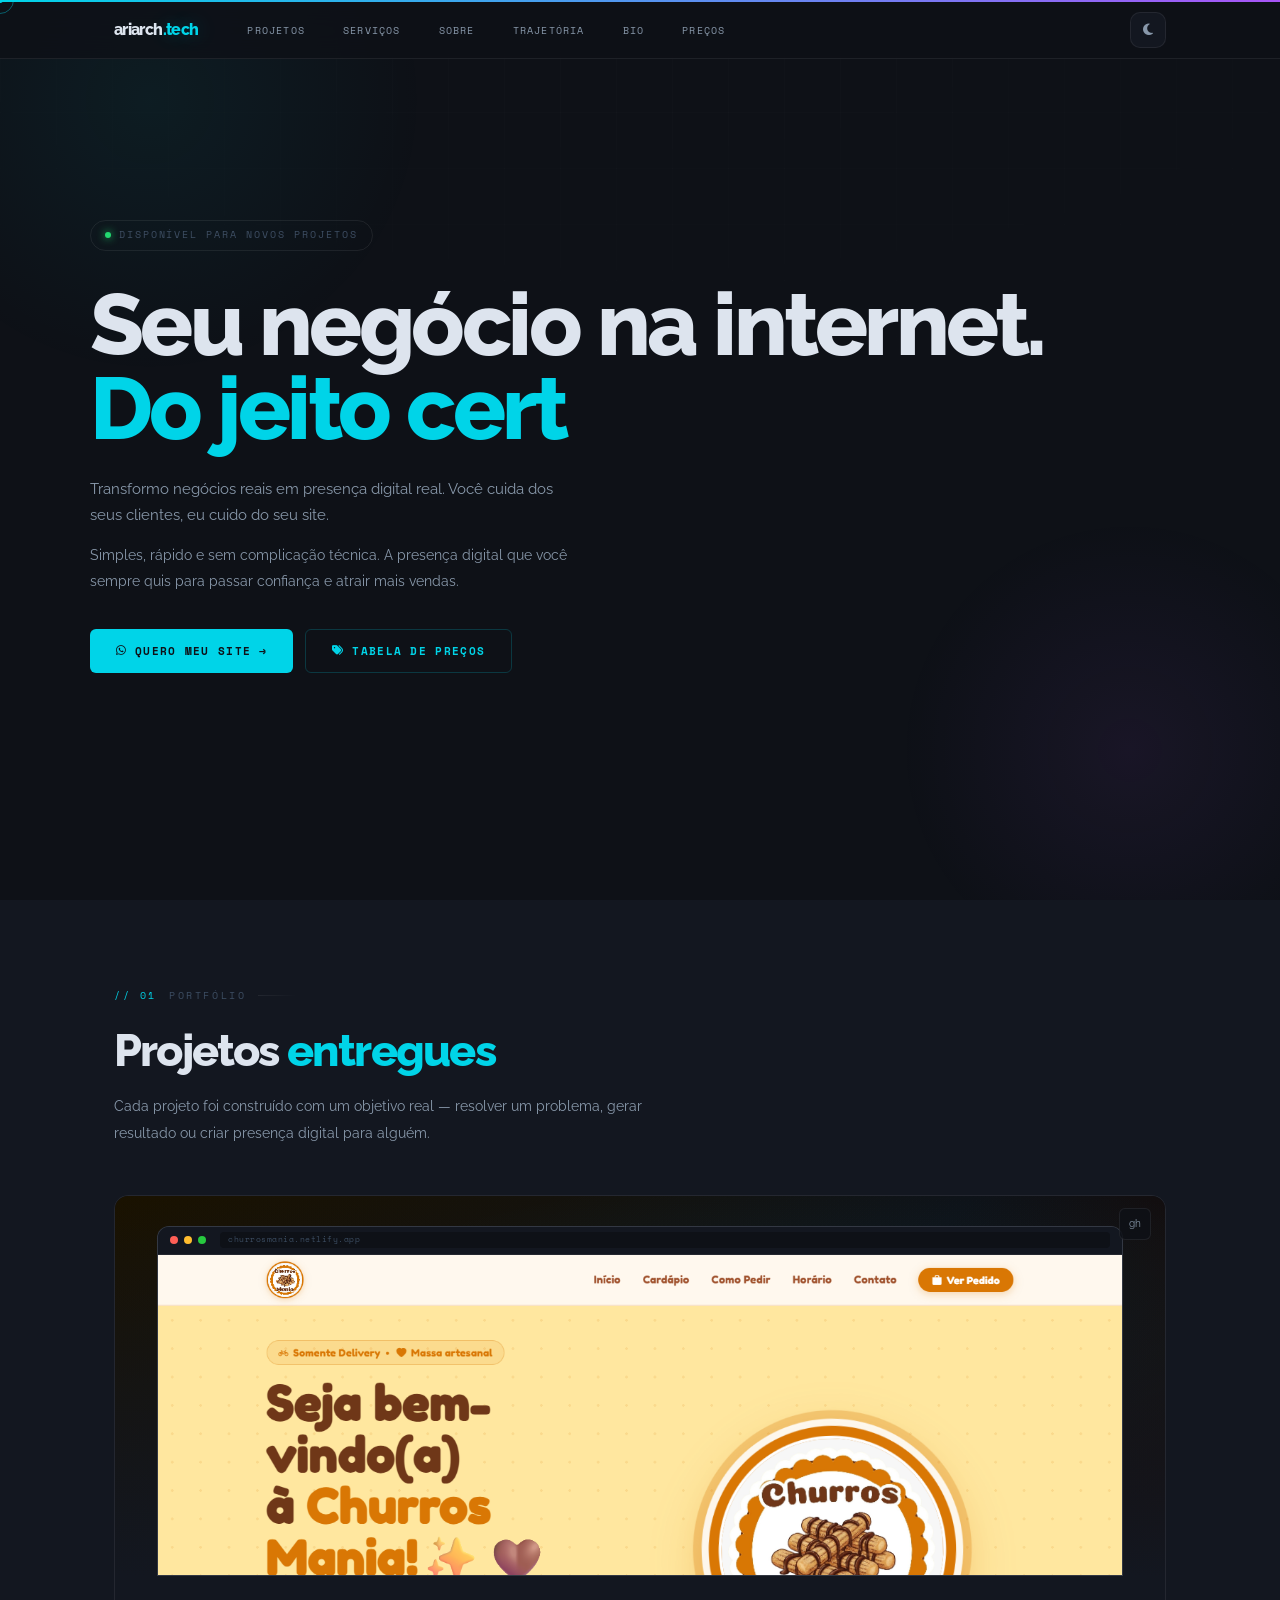
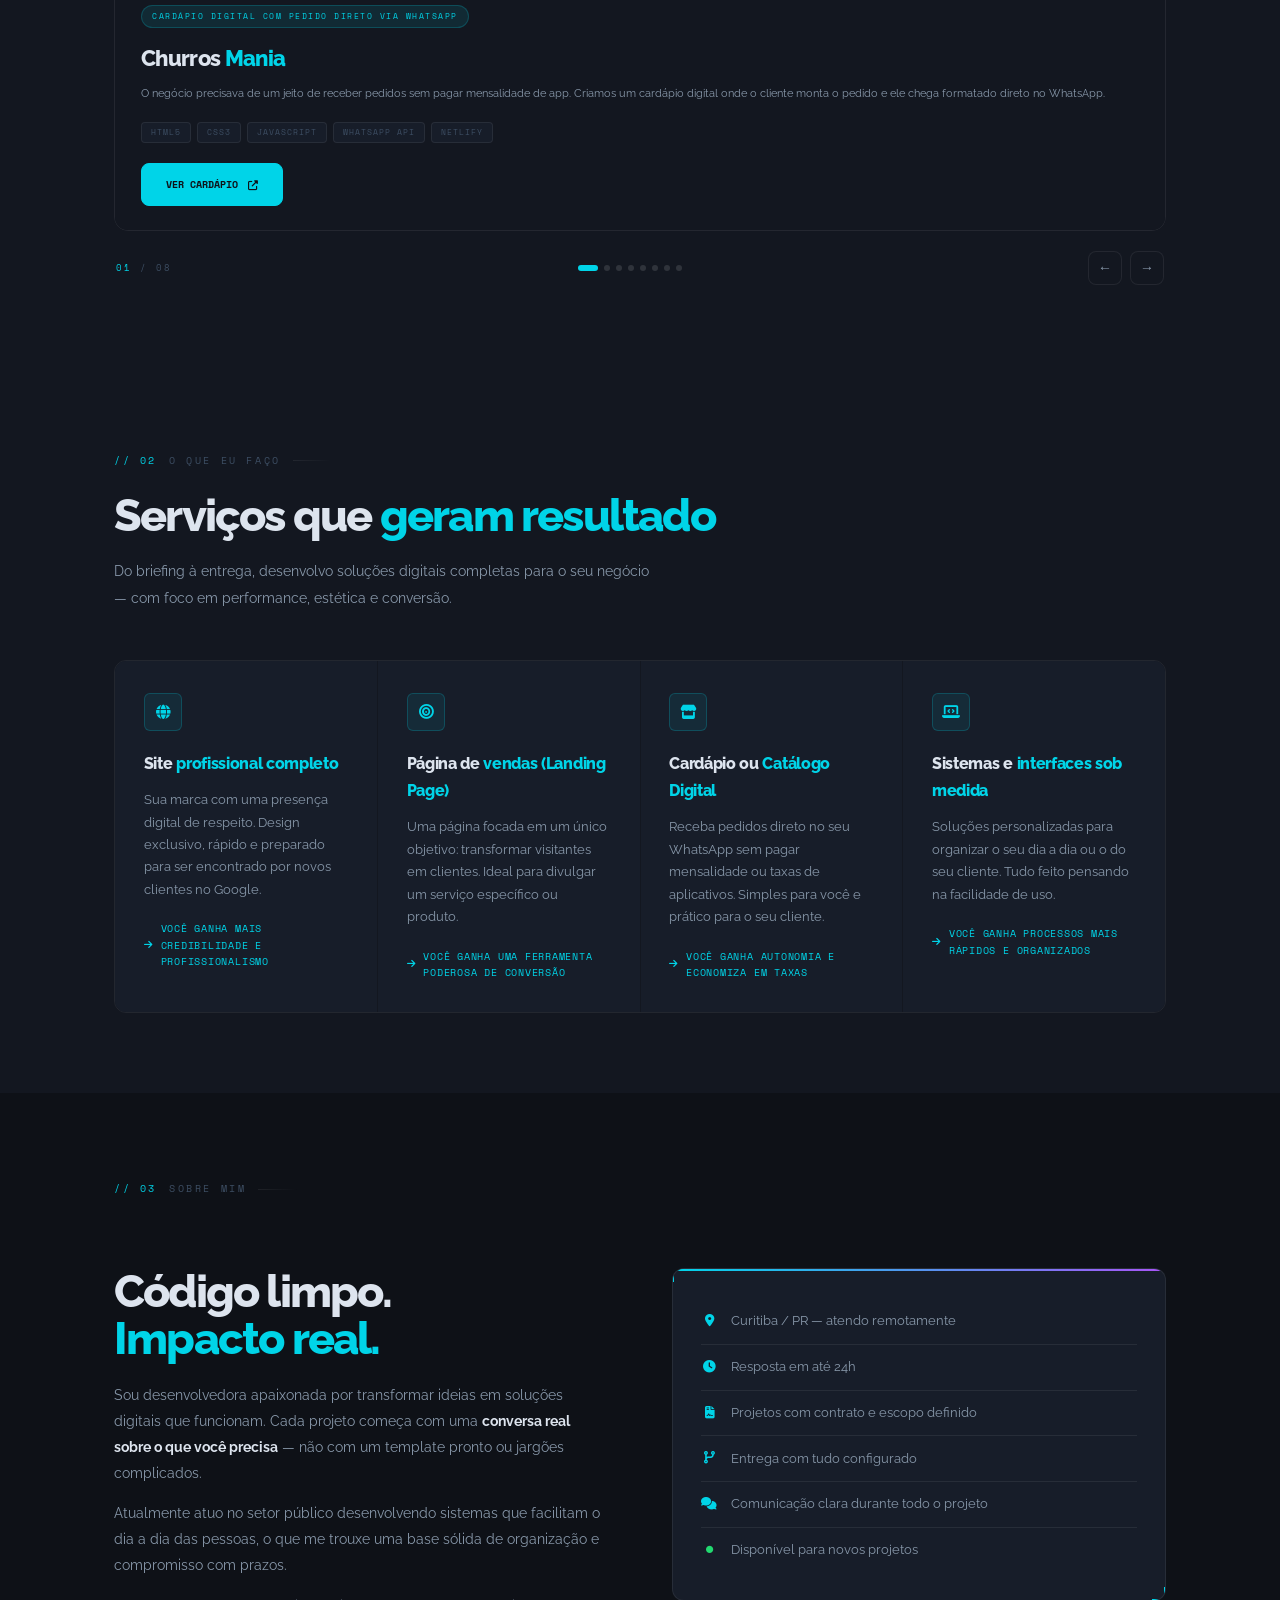
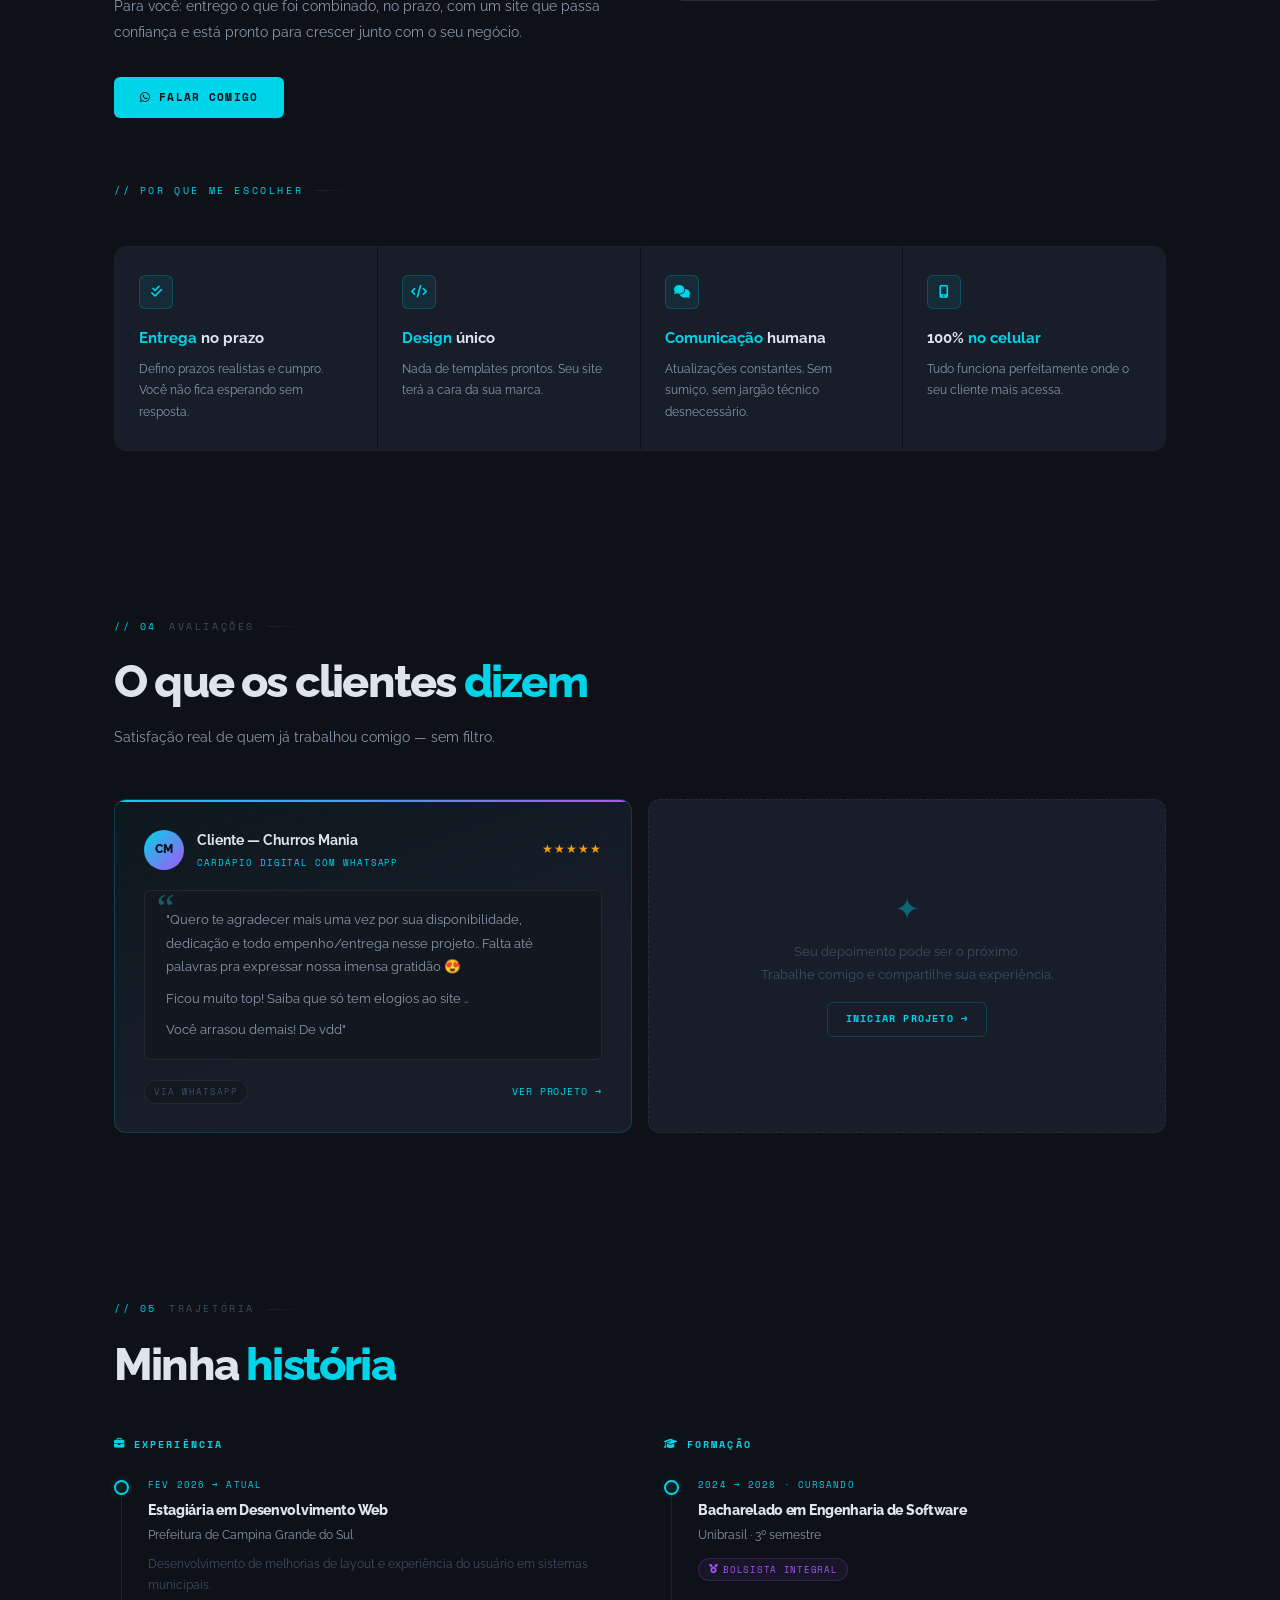
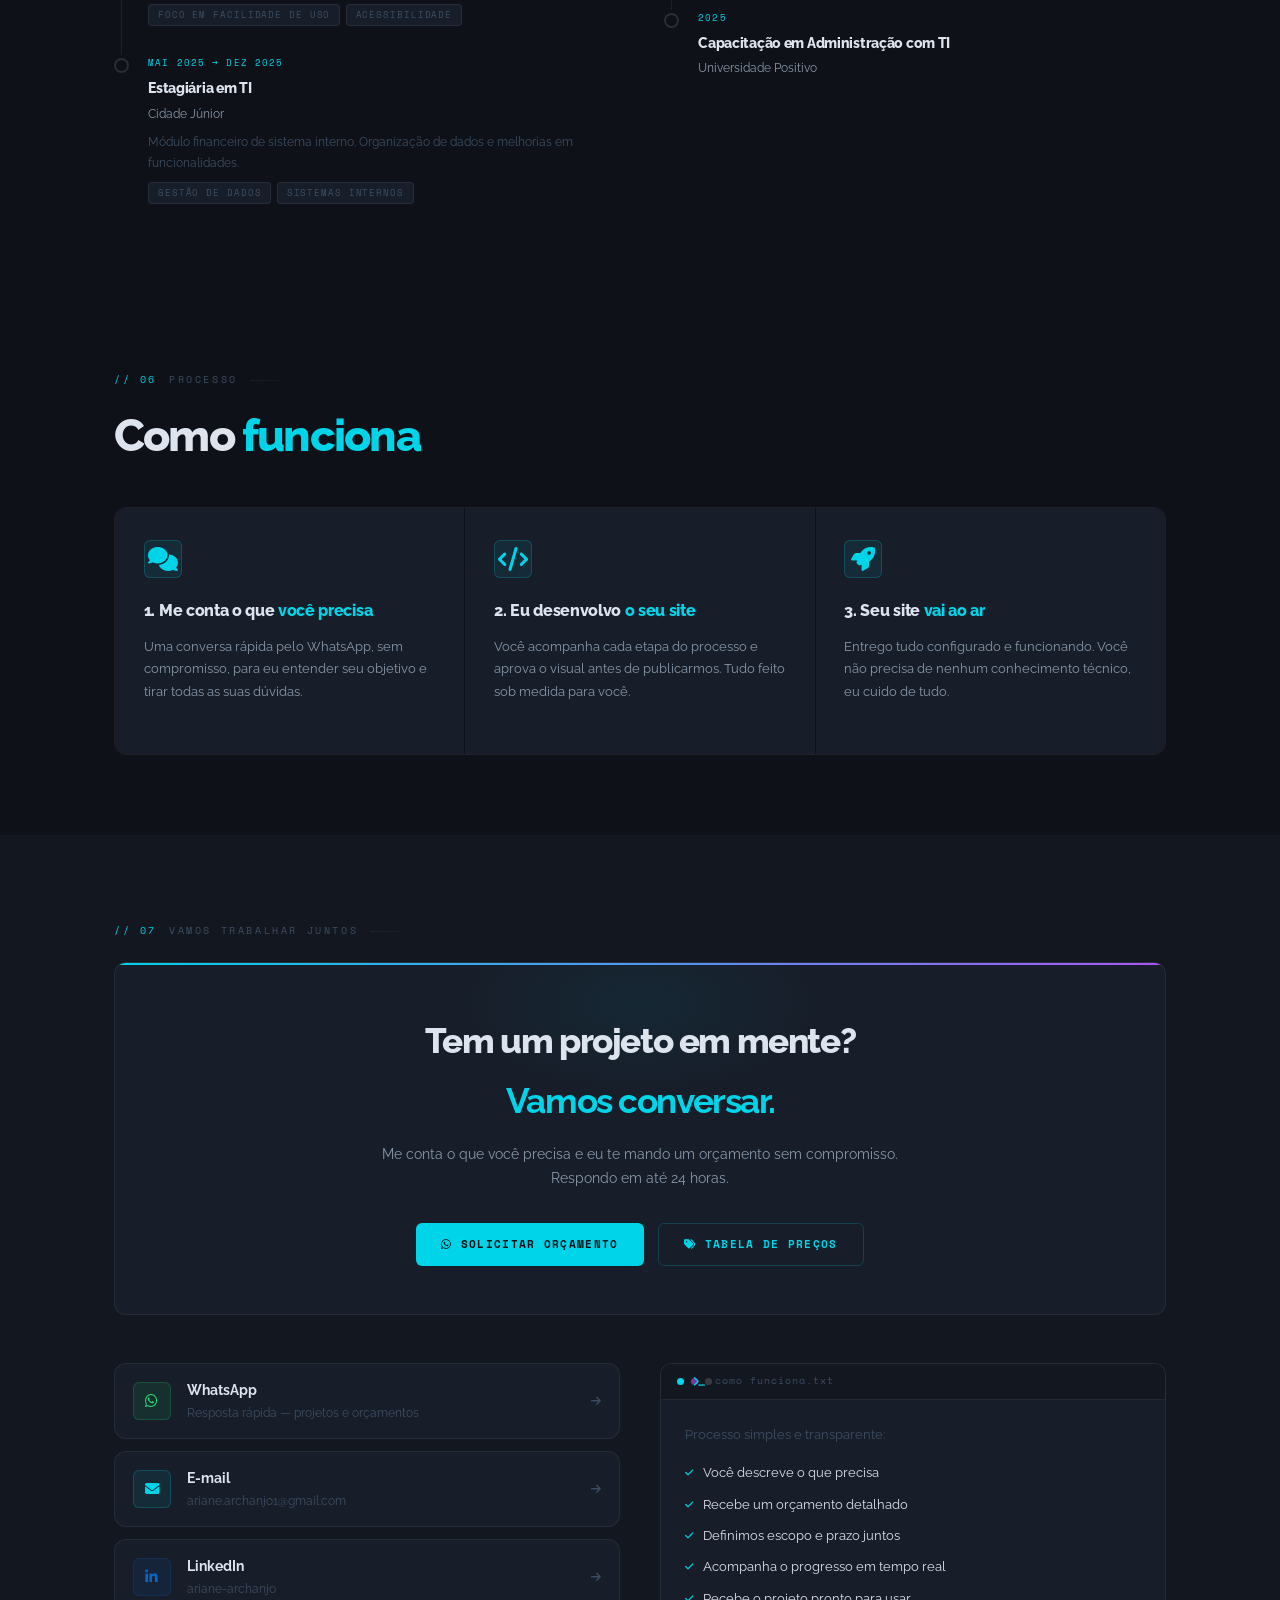
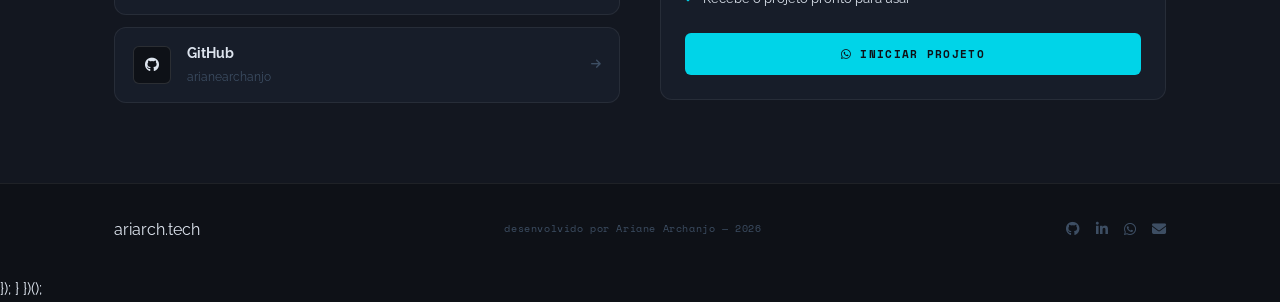
<file: index.html>
<!DOCTYPE html>
<html lang="pt-BR" data-theme="dark">
<head>
  <meta charset="UTF-8" />
  <meta name="viewport" content="width=device-width, initial-scale=1.0" />
  <title>ariarch.tech — Ariane Archanjo</title>
  <meta name="description" content="Especialista em criar presença digital para pequenos negócios. Sites, cardápios digitais e páginas de vendas." />
  <link rel="canonical" href="https://ariarch.tech/" />
  <meta property="og:url" content="https://ariarch.tech/" />
  <meta property="og:type" content="website" />
  <meta property="og:title" content="ariarch.tech — Ariane Archanjo" />
  <meta property="og:description" content="Especialista em criar presença digital para pequenos negócios. Sites, cardápios digitais e páginas de vendas." />
  <meta property="og:image" content="https://ariarch.tech/assets/img/perfil.jpeg" />
  <meta name="twitter:card" content="summary_large_image" />

  <!-- Favicon -->
  <link rel="icon" href="assets/img/icon.png" type="image/png">

  <!-- Fonts — brand kit: Raleway + Space Mono -->
  <link rel="preconnect" href="https://fonts.googleapis.com" />
  <link rel="preconnect" href="https://fonts.gstatic.com" crossorigin />
  <link href="https://fonts.googleapis.com/css2?family=Raleway:wght@400;500;600;700;800&family=Space+Mono:ital,wght@0,400;0,700;1,400&display=swap" rel="stylesheet" />

  <!-- Icons -->
  <link rel="stylesheet" href="https://cdnjs.cloudflare.com/ajax/libs/font-awesome/6.5.1/css/all.min.css" />

  <!-- Styles -->
  <link rel="stylesheet" href="assets/css/shared.css" />
  <link rel="stylesheet" href="assets/css/portfolio.css" />

  <style>
    /* ── Links rápidos para as outras páginas (chip no topo da navbar) ── */
    .nav-page-links {
      display: flex;
      align-items: center;
      gap: 4px;
      margin-left: auto;
      flex-shrink: 0;
    }
    .nav-page-link {
      display: flex;
      align-items: center;
      gap: 5px;
      padding: 5px 11px;
      border-radius: 8px;
      font-family: var(--font-mono);
      font-size: 0.58rem;
      letter-spacing: 0.14em;
      text-transform: uppercase;
      color: var(--text-mute);
      border: 1px solid transparent;
      transition: color 0.2s, background 0.2s, border-color 0.2s;
      text-decoration: none;
    }
    .nav-page-link:hover {
      color: var(--cyan);
      background: var(--cyan-dim);
      border-color: var(--cyan-bd);
    }
    .nav-page-link.cta {
      background: var(--cyan);
      color: var(--bg) !important;
      border-color: var(--cyan);
      font-weight: 700;
    }
    .nav-page-link.cta:hover {
      background: #1ae0f5;
      border-color: #1ae0f5;
      transform: translateY(-1px);
    }
    @media (max-width: 768px) {
      .nav-page-links { display: none; }
    }

    /* ── PROJETOS CARROSSEL ── */
    .carousel-outer { position: relative; }
    .carousel-track-wrap { overflow: hidden; border-radius: 14px; }
    .carousel-track {
      display: flex;
      transition: transform 0.5s cubic-bezier(0.4, 0, 0.2, 1);
      gap: 0;
    }
    .slide {
      min-width: 100%;
      position: relative;
      border-radius: 14px;
      overflow: hidden;
      background: var(--bg2);
      border: 0.5px solid var(--border);
    }
    .slide-hero {
      width: 100%; height: 380px;
      position: relative; overflow: hidden;
      display: flex; align-items: center; justify-content: center;
    }
    .hero-bg { position: absolute; inset: 0; display: flex; align-items: center; justify-content: center; }
    .hero-overlay {
      position: absolute; inset: 0;
      background: linear-gradient(to bottom, transparent 0%, var(--bg2) 100%);
    }
    .hero-browser {
      width: 92%; height: 350px;
      background: var(--bg3);
      border-radius: 12px 12px 0 0;
      border: 1px solid var(--border-hi);
      overflow: hidden;
      position: relative; z-index: 1;
      margin-top: 30px;
    }
    .browser-bar {
      background: var(--bg2); height: 28px;
      display: flex; align-items: center;
      padding: 0 12px; gap: 6px;
      border-bottom: 1px solid var(--border);
    }
    .browser-bar .dot { width: 8px; height: 8px; border-radius: 50%; }
    .browser-url {
      flex: 1; background: var(--bg);
      border-radius: 4px; height: 16px; margin-left: 8px;
      display: flex; align-items: center; padding: 0 8px;
    }
    .browser-url span { font-size: 8px; color: var(--text-mute); letter-spacing: 0.5px; font-family: 'Space Mono', monospace; }
    .browser-content { height: calc(100% - 28px); overflow: hidden; position: relative; }
    .browser-content img { width: 100%; height: 100%; object-fit: cover; object-position: top; }
    .slide-links {
      position: absolute; top: 12px; right: 14px;
      display: flex; gap: 8px; z-index: 10;
    }
    .slide-link-btn {
      width: 32px; height: 32px;
      background: var(--bg-glass);
      border: 1px solid var(--border);
      border-radius: 6px;
      display: flex; align-items: center; justify-content: center;
      color: var(--text-dim); font-size: 11px; cursor: pointer;
      text-decoration: none; transition: all 0.2s;
    }
    .slide-link-btn:hover { color: var(--cyan); border-color: var(--cyan-bd); }
    .slide-info { padding: 24px 26px; background: var(--bg2); }
    .slide-category {
      display: inline-flex; align-items: center; gap: 5px;
      font-size: 8px; letter-spacing: 1.5px; text-transform: uppercase;
      padding: 4px 10px; border-radius: 999px;
      background: var(--violet-bg); color: var(--violet);
      border: 1px solid var(--violet-bd);
      margin-bottom: 12px; font-family: 'Space Mono', monospace;
    }
    .slide-name {
      font-family: 'Raleway', sans-serif; font-weight: 800;
      font-size: 22px; letter-spacing: -0.03em;
      color: var(--text); margin-bottom: 6px;
    }
    .slide-name em { color: var(--cyan); font-style: normal; }
    .slide-desc {
      font-size: 11px; color: var(--text-dim); line-height: 1.8;
      margin-bottom: 18px; font-family: 'Raleway', sans-serif;
    }
    .tech-row { display: flex; flex-wrap: wrap; gap: 6px; margin-bottom: 20px; }
    .tech-tag {
      font-size: 8px; letter-spacing: 1px; text-transform: uppercase;
      padding: 3px 9px; border-radius: 4px;
      background: var(--bg3); color: var(--text-mute);
      border: 1px solid var(--border);
      font-family: 'Space Mono', monospace;
    }
    .btn-visit {
      display: inline-flex; align-items: center; gap: 10px;
      padding: 12px 24px; border-radius: 8px;
      background: var(--cyan); color: var(--bg);
      font-family: 'Space Mono', monospace; font-size: 10px; font-weight: 700;
      text-transform: uppercase; text-decoration: none;
      transition: all 0.2s var(--ease);
      border: 1px solid var(--cyan);
    }
    .btn-visit:hover { 
      background: transparent; color: var(--cyan);
      transform: translateY(-2px);
      box-shadow: 0 10px 20px -10px var(--cyan-glow);
    }
    .carousel-nav {
      display: flex; align-items: center;
      justify-content: space-between;
      margin-top: 20px; padding: 0 2px;
    }
    .nav-dots { display: flex; gap: 6px; align-items: center; }
    .nav-dot {
      width: 6px; height: 6px; border-radius: 999px;
      background: var(--border-hi); cursor: pointer;
      transition: all 0.3s;
    }
    .nav-dot.active { background: var(--cyan); width: 20px; }
    .nav-btns { display: flex; gap: 8px; }
    .nav-btn {
      width: 34px; height: 34px; border-radius: 8px;
      border: 1px solid var(--border);
      background: var(--bg2); color: var(--text-dim);
      cursor: pointer; display: flex; align-items: center; justify-content: center;
      font-size: 14px; font-family: monospace; transition: all 0.2s;
    }
    .nav-btn:hover { background: var(--cyan-bg); border-color: var(--cyan-bd); color: var(--cyan); }
    .counter-text { font-size: 9px; color: var(--text-mute); letter-spacing: 2px; font-family: 'Space Mono', monospace; }
    .counter-text span { color: var(--cyan); }

    /* ── RESPONSIVIDADE CARROSSEL ── */
    @media (max-width: 768px) {
      .slide-hero { height: 260px; }
      .hero-browser { height: 230px; width: 90%; }
      .slide-info { padding: 18px 20px; }
      .slide-name { font-size: 18px; }
      .slide-desc { font-size: 10px; margin-bottom: 12px; }
      .tech-row { margin-bottom: 15px; }
      .btn-visit { padding: 10px 20px; font-size: 9px; width: 100%; justify-content: center; }
      .slide-links { top: 10px; right: 10px; }
      .slide-link-btn { width: 28px; height: 28px; font-size: 10px; }
    }

    @media (max-width: 480px) {
      .slide-hero { height: 200px; }
      .hero-browser { height: 175px; margin-top: 20px; }
      .browser-bar { height: 22px; padding: 0 8px; }
      .browser-bar .dot { width: 6px; height: 6px; }
      .browser-url { height: 12px; margin-left: 6px; }
      .browser-url span { font-size: 6px; }
      .slide-info { padding: 15px; }
      .slide-category { font-size: 7px; padding: 3px 8px; margin-bottom: 8px; }
      .slide-name { font-size: 16px; }
      .slide-desc { font-size: 9px; line-height: 1.6; }
      .tech-tag { font-size: 7px; padding: 2px 7px; }
    }
  </style>
</head>
<body>

  <div class="cursor" id="cursor"></div>
  <div class="cursor-follower" id="cursorFollower"></div>

  <!-- ===================== NAVBAR ===================== -->
  <nav class="site-nav" id="siteNav">
    <div class="site-nav__inner">
      <a href="index.html" class="site-nav__logo">
        ariarch<span class="ext">.tech</span>
      </a>

      <ul class="site-nav__links" id="navLinks">
        <li><a href="#projects"    data-anchor="projects">Projetos</a></li>
        <li><a href="#services"    data-anchor="services">Serviços</a></li>
        <li><a href="#about"       data-anchor="about">Sobre</a></li>
        <li><a href="#experience"  data-anchor="experience">Trajetória</a></li>
        <li><a href="pages/bio.html" data-page="bio.html">Bio</a></li>
        <li><a href="pages/precos.html" data-page="precos.html">Preços</a></li>
      </ul>

      <div class="site-nav__actions">
        <button class="theme-toggle" id="themeToggle" aria-label="Alternar tema">
          <i class="fas fa-moon" id="themeIcon"></i>
        </button>
        <button class="site-nav__hamburger" id="navHamburger" aria-label="Abrir menu" aria-expanded="false">
          <span></span><span></span><span></span>
        </button>
      </div>
    </div>
  </nav>

  <!-- ===================== HERO ===================== -->
  <section class="hero" id="hero">
    <div class="hero-glow-a"></div>
    <div class="hero-glow-b"></div>

    <div class="hero-content">
      <div class="hero-tag reveal">
        <span class="dot"></span> disponível para novos projetos
      </div>

      <h1 class="hero-name reveal">
        <span class="line">Seu negócio na internet.</span>
        <span class="line accent" id="typedText">Do jeito certo.</span>
      </h1>

      <p class="hero-tagline reveal">
        Transformo negócios reais em presença digital real. Você cuida dos seus clientes, eu cuido do seu site.
      </p>

      <p class="hero-desc reveal">
        Simples, rápido e sem complicação técnica. A presença digital que você sempre quis para passar confiança e atrair mais vendas.
      </p>

      <div class="hero-cta reveal">
        <a href="https://wa.me/5541997392226" target="_blank" rel="noopener" class="btn btn-primary">
          <i class="fab fa-whatsapp"></i> Quero meu site →
        </a>
        <a href="pages/precos.html" class="btn btn-outline-cyan">
          <i class="fas fa-tags"></i> Tabela de Preços
        </a>
      </div>


    </div>
  </section>

  <!-- ===================== PROJETOS — CARROSSEL ===================== -->
  <section class="projects section" id="projects">
    <div class="container">
      <div class="section-label reveal"><span>// 01</span> portfólio</div>
      <h2 class="section-title reveal">Projetos <strong>entregues</strong></h2>
      <p class="section-sub reveal">
        Cada projeto foi construído com um objetivo real — resolver um problema, gerar resultado
        ou criar presença digital para alguém.
      </p>

      <div class="carousel-outer reveal">
        <div class="carousel-track-wrap">
          <div class="carousel-track" id="projectsTrack">

            <!-- SLIDE 1 — Churros Mania -->
            <div class="slide">
              <div class="slide-hero">
                <div class="hero-bg" style="background:linear-gradient(135deg,#1a1200 0%,#0e1117 60%,#1a0800 100%);">
                  <div style="position:absolute;inset:0;background:radial-gradient(ellipse at 70% 40%,rgba(0,212,232,0.08) 0%,transparent 55%);"></div>
                </div>
                <div class="hero-browser">
                  <div class="browser-bar">
                    <div class="dot" style="background:#ff5f56;"></div>
                    <div class="dot" style="background:#ffbd2e;"></div>
                    <div class="dot" style="background:#27c93f;"></div>
                    <div class="browser-url"><span>churrosmania.netlify.app</span></div>
                  </div>
                  <div class="browser-content">
                    <img src="assets/img/projetos/Churros Mania.png" alt="Screenshot Churros Mania">
                  </div>
                </div>
                <div class="hero-overlay"></div>
                <div class="slide-links">
                  <a href="https://github.com/arianearchanjo" target="_blank" rel="noopener" class="slide-link-btn" style="font-size:10px;">gh</a>
                </div>
              </div>
              <div class="slide-info">
                <div class="slide-category" style="background:rgba(0,212,232,0.1);color:#00d4e8;border-color:rgba(0,212,232,0.2);">cardápio digital com pedido direto via whatsapp</div>
                <div class="slide-name">Churros <em>Mania</em></div>
                <div class="slide-desc">O negócio precisava de um jeito de receber pedidos sem pagar mensalidade de app. Criamos um cardápio digital onde o cliente monta o pedido e ele chega formatado direto no WhatsApp.</div>
                <div class="tech-row">
                  <span class="tech-tag">html5</span><span class="tech-tag">css3</span>
                  <span class="tech-tag">javascript</span><span class="tech-tag">whatsapp api</span><span class="tech-tag">netlify</span>
                </div>
                <a href="https://churrosmania.netlify.app/" target="_blank" rel="noopener" class="btn-visit">
                  Ver Cardápio <i class="fas fa-external-link-alt"></i>
                </a>
              </div>
            </div>

            <!-- SLIDE 2 — Cantinho do Amigurumi -->
            <div class="slide">
              <div class="slide-hero">
                <div class="hero-bg" style="background:linear-gradient(135deg,#1a0e2e 0%,#0e1117 60%,#0d1f1a 100%);">
                  <div style="position:absolute;inset:0;background:radial-gradient(ellipse at 30% 50%,rgba(168,85,247,0.12) 0%,transparent 60%);"></div>
                </div>
                <div class="hero-browser">
                  <div class="browser-bar">
                    <div class="dot" style="background:#ff5f56;"></div>
                    <div class="dot" style="background:#ffbd2e;"></div>
                    <div class="dot" style="background:#27c93f;"></div>
                    <div class="browser-url"><span>cantinho-amigurumi.netlify.app</span></div>
                  </div>
                  <div class="browser-content">
                    <img src="assets/img/projetos/Cantinho do Amigurumi.png" alt="Screenshot Cantinho do Amigurumi">
                  </div>
                </div>
                <div class="hero-overlay"></div>
                <div class="slide-links">
                  <a href="https://github.com/arianearchanjo" target="_blank" rel="noopener" class="slide-link-btn" style="font-size:10px;">gh</a>
                </div>
              </div>
              <div class="slide-info">
                <div class="slide-category">presença digital completa e catálogo online</div>
                <div class="slide-name">Cantinho do <em>Amigurumi</em></div>
                <div class="slide-desc">O desafio era organizar as encomendas e mostrar os produtos de forma profissional. Desenvolvemos um catálogo digital que facilita a escolha do cliente e agiliza o pedido pelo WhatsApp.</div>
                <div class="tech-row">
                  <span class="tech-tag">html5</span><span class="tech-tag">css3</span>
                  <span class="tech-tag">javascript</span><span class="tech-tag">bootstrap 5</span><span class="tech-tag">netlify</span>
                </div>
                <a href="https://cantinho-amigurumi.netlify.app/" target="_blank" rel="noopener" class="btn-visit">
                  Visitar Site <i class="fas fa-external-link-alt"></i>
                </a>
              </div>
            </div>

            <!-- SLIDE 3 — Accounting Pro -->
            <div class="slide">
              <div class="slide-hero">
                <div class="hero-bg" style="background:linear-gradient(135deg,#0e1525 0%,#0e1117 60%,#1a2030 100%);">
                  <div style="position:absolute;inset:0;background:radial-gradient(ellipse at 30% 40%,rgba(0,212,232,0.1) 0%,transparent 60%);"></div>
                </div>
                <div class="hero-browser">
                  <div class="browser-bar">
                    <div class="dot" style="background:#ff5f56;"></div>
                    <div class="dot" style="background:#ffbd2e;"></div>
                    <div class="dot" style="background:#27c93f;"></div>
                    <div class="browser-url"><span>accounting-pro.netlify.app</span></div>
                  </div>
                  <div class="browser-content">
                    <img src="assets/img/projetos/Contabilidade Estratégica.png" alt="Screenshot Accounting Pro">
                  </div>
                </div>
                <div class="hero-overlay"></div>
                <div class="slide-links">
                  <a href="https://github.com/arianearchanjo" target="_blank" rel="noopener" class="slide-link-btn" style="font-size:10px;">gh</a>
                </div>
              </div>
              <div class="slide-info">
                <div class="slide-category" style="background:rgba(0,212,232,0.1);color:#00d4e8;border-color:rgba(0,212,232,0.2);">landing page estratégica de alta conversão</div>
                <div class="slide-name">Accounting <em>Pro</em></div>
                <div class="slide-desc">Página de alta performance focada em autoridade. Um site moderno que passa confiança e profissionalismo para quem busca atrair novos clientes qualificados.</div>
                <div class="tech-row">
                  <span class="tech-tag">html5</span><span class="tech-tag">css3</span>
                  <span class="tech-tag">javascript vanilla</span><span class="tech-tag">bootstrap 5</span>
                </div>
                <a href="https://arianearchanjo.github.io/contabilidade-estrategica-template/" target="_blank" rel="noopener" class="btn-visit">
                  Visitar Site <i class="fas fa-external-link-alt"></i>
                </a>
              </div>
            </div>

            <!-- SLIDE 4 — UniCaronas -->
            <div class="slide">
              <div class="slide-hero">
                <div class="hero-bg" style="background:linear-gradient(135deg,#0a1117 0%,#0e1117 60%,#0a1520 100%);">
                  <div style="position:absolute;inset:0;background:radial-gradient(ellipse at 40% 50%,rgba(0,212,232,0.07) 0%,transparent 55%);"></div>
                </div>
                <div class="hero-browser">
                  <div class="browser-bar">
                    <div class="dot" style="background:#ff5f56;"></div>
                    <div class="dot" style="background:#ffbd2e;"></div>
                    <div class="dot" style="background:#27c93f;"></div>
                    <div class="browser-url"><span>unicaronas · fullstack</span></div>
                  </div>
                  <div class="browser-content">
                    <img src="assets/img/projetos/UniCaronas.png" alt="Screenshot UniCaronas">
                  </div>
                </div>
                <div class="hero-overlay"></div>
              </div>
              <div class="slide-info">
                <div class="slide-category">plataforma fullstack com auth e chat em tempo real</div>
                <div class="slide-name">Uni<em>Caronas</em></div>
                <div class="slide-desc">Sistema de caronas universitárias que ajuda estudantes a economizar e viajar com segurança através de uma interface simples e direta.</div>
                <div class="tech-row">
                  <span class="tech-tag">node.js</span><span class="tech-tag">express</span>
                  <span class="tech-tag">postgresql</span><span class="tech-tag">jwt</span>
                </div>
                <a href="https://github.com/arianearchanjo" target="_blank" rel="noopener" class="btn-visit">
                  Ver Código <i class="fab fa-github"></i>
                </a>
              </div>
            </div>

            <!-- SLIDE 5 — GitHub Profile Search -->
            <div class="slide">
              <div class="slide-hero">
                <div class="hero-bg" style="background:linear-gradient(135deg,#0d1117 0%,#0e1117 60%,#0d1520 100%);">
                  <div style="position:absolute;inset:0;background:radial-gradient(ellipse at 50% 40%,rgba(0,212,232,0.06) 0%,transparent 55%);"></div>
                </div>
                <div class="hero-browser">
                  <div class="browser-bar">
                    <div class="dot" style="background:#ff5f56;"></div>
                    <div class="dot" style="background:#ffbd2e;"></div>
                    <div class="dot" style="background:#27c93f;"></div>
                    <div class="browser-url"><span>github-profile-search · react</span></div>
                  </div>
                  <div class="browser-content">
                    <img src="assets/img/projetos/github.jpg" alt="Screenshot GitHub Profile Search">
                  </div>
                </div>
                <div class="hero-overlay"></div>
              </div>
              <div class="slide-info">
                <div class="slide-category">interface react consumindo api com tratamento de erros</div>
                <div class="slide-name">GitHub <em>Profile Search</em></div>
                <div class="slide-desc">Uma ferramenta rápida para encontrar profissionais no GitHub, com visual limpo e busca instantânea de informações.</div>
                <div class="tech-row">
                  <span class="tech-tag">react</span><span class="tech-tag">tailwind css</span>
                  <span class="tech-tag">vite</span><span class="tech-tag">github api</span>
                </div>
                <a href="https://github.com/arianearchanjo" target="_blank" rel="noopener" class="btn-visit">
                  Ver Repositório <i class="fab fa-github"></i>
                </a>
              </div>
            </div>

            <!-- SLIDE 6 — Sistema de Estoque -->
            <div class="slide">
              <div class="slide-hero">
                <div class="hero-bg" style="background:linear-gradient(135deg,#0a1a10 0%,#0e1117 60%,#0a1010 100%);">
                  <div style="position:absolute;inset:0;background:radial-gradient(ellipse at 35% 45%,rgba(34,217,112,0.07) 0%,transparent 55%);"></div>
                </div>
                <div class="hero-browser">
                  <div class="browser-bar">
                    <div class="dot" style="background:#ff5f56;"></div>
                    <div class="dot" style="background:#ffbd2e;"></div>
                    <div class="dot" style="background:#27c93f;"></div>
                    <div class="browser-url"><span>sistema-estoque · c# .net</span></div>
                  </div>
                  <div class="browser-content">
                    <img src="assets/img/projetos/crud-console.jpg" alt="Screenshot Sistema de Estoque">
                  </div>
                </div>
                <div class="hero-overlay"></div>
              </div>
              <div class="slide-info">
                <div class="slide-category" style="background:rgba(34,217,112,0.08);color:#22d970;border-color:rgba(34,217,112,0.2);">crud completo com persistência e relatórios gerenciais</div>
                <div class="slide-name">Sistema de <em style="color:#22d970;">Estoque</em></div>
                <div class="slide-desc">Organização de produtos e vendas de forma simples e segura, ideal para quem quer sair do papel ou das planilhas complicadas.</div>
                <div class="tech-row">
                  <span class="tech-tag">c#</span><span class="tech-tag">.net</span>
                  <span class="tech-tag">console app</span><span class="tech-tag">csv</span>
                </div>
                <a href="https://github.com/arianearchanjo" target="_blank" rel="noopener" class="btn-visit">
                  Ver Projeto <i class="fab fa-github"></i>
                </a>
              </div>
            </div>

            <!-- SLIDE 7 — Narrativa Blog -->
            <div class="slide">
              <div class="slide-hero">
                <div class="hero-bg" style="background:linear-gradient(135deg,#0a1a1a 0%,#0e1117 60%,#0a0d1a 100%);">
                  <div style="position:absolute;inset:0;background:radial-gradient(ellipse at 50% 40%,rgba(34,217,112,0.06) 0%,transparent 55%);"></div>
                </div>
                <div class="hero-browser">
                  <div class="browser-bar">
                    <div class="dot" style="background:#ff5f56;"></div>
                    <div class="dot" style="background:#ffbd2e;"></div>
                    <div class="dot" style="background:#27c93f;"></div>
                    <div class="browser-url"><span>narrativa.blog</span></div>
                  </div>
                  <div class="browser-content">
                    <img src="assets/img/projetos/Narrativa.png" alt="Screenshot Narrativa Blog">
                  </div>
                </div>
                <div class="hero-overlay"></div>
              </div>
              <div class="slide-info">
                <div class="slide-category" style="background:rgba(34,217,112,0.08);color:#22d970;border-color:rgba(34,217,112,0.2);">plataforma cms com portal público e dashboard administrativo</div>
                <div class="slide-name">Narrativa <em style="color:#22d970;">Blog</em></div>
                <div class="slide-desc">Plataforma moderna de publicação com portal otimizado para SEO, sistema de busca e categorias, e painel administrativo para gestão fácil de conteúdo.</div>
                <div class="tech-row">
                  <span class="tech-tag">next.js 15</span><span class="tech-tag">typescript</span>
                  <span class="tech-tag">tailwind css</span><span class="tech-tag">shadcn/ui</span><span class="tech-tag">rbac</span>
                </div>
                <a href="https://narrativa.blog/" target="_blank" rel="noopener" class="btn-visit">
                  Acessar Blog <i class="fas fa-external-link-alt"></i>
                </a>
              </div>
            </div>

            <!-- SLIDE 8 — ScopeFlow -->
            <div class="slide">
              <div class="slide-hero">
                <div class="hero-bg" style="background:linear-gradient(135deg,#0a0d1a 0%,#0e1117 60%,#110a1a 100%);">
                  <div style="position:absolute;inset:0;background:radial-gradient(ellipse at 60% 40%,rgba(168,85,247,0.10) 0%,transparent 55%);"></div>
                </div>
                <div class="hero-browser">
                  <div class="browser-bar">
                    <div class="dot" style="background:#ff5f56;"></div>
                    <div class="dot" style="background:#ffbd2e;"></div>
                    <div class="dot" style="background:#27c93f;"></div>
                    <div class="browser-url"><span>scopeflow · saas</span></div>
                  </div>
                  <div class="browser-content">
                    <img src="assets/img/projetos/ScopeFlow.png" alt="Screenshot ScopeFlow">
                  </div>
                </div>
                <div class="hero-overlay"></div>
              </div>
              <div class="slide-info">
                <div class="slide-category" style="background:rgba(168,85,247,0.1);color:#a855f7;border-color:rgba(168,85,247,0.2);">saas de precificação e gestão de orçamentos para devs freelancers</div>
                <div class="slide-name">Scope<em style="color:#a855f7;">Flow</em></div>
                <div class="slide-desc">Plataforma para profissionais que precisam organizar orçamentos e cobrar de forma justa, com visualização clara de lucros e prazos.</div>
                <div class="tech-row">
                  <span class="tech-tag">next.js</span><span class="tech-tag">typescript</span>
                  <span class="tech-tag">tailwind css 4</span><span class="tech-tag">recharts</span><span class="tech-tag">framer motion</span>
                </div>
                <a href="https://github.com/arianearchanjo/scopeflow" target="_blank" rel="noopener" class="btn-visit">
                  Ver no GitHub <i class="fab fa-github"></i>
                </a>
              </div>
            </div>

          </div><!-- /carousel-track -->
        </div><!-- /carousel-track-wrap -->

        <div class="carousel-nav">
          <div class="counter-text"><span id="projCur">01</span> / 08</div>
          <div class="nav-dots" id="projDots">
            <div class="nav-dot active" onclick="projGoTo(0)"></div>
            <div class="nav-dot" onclick="projGoTo(1)"></div>
            <div class="nav-dot" onclick="projGoTo(2)"></div>
            <div class="nav-dot" onclick="projGoTo(3)"></div>
            <div class="nav-dot" onclick="projGoTo(4)"></div>
            <div class="nav-dot" onclick="projGoTo(5)"></div>
            <div class="nav-dot" onclick="projGoTo(6)"></div>
            <div class="nav-dot" onclick="projGoTo(7)"></div>
          </div>
          <div class="nav-btns">
            <button class="nav-btn" onclick="projPrev()">←</button>
            <button class="nav-btn" onclick="projNext()">→</button>
          </div>
        </div>

      </div><!-- /carousel-outer -->
    </div><!-- /container -->
  </section>

  <!-- ===================== SERVIÇOS ===================== -->
  <section class="services section" id="services">
    <div class="container">
      <div class="section-label reveal">
        <span>// 02</span> o que eu faço
      </div>
      <h2 class="section-title reveal">
        Serviços que <strong>geram resultado</strong>
      </h2>
      <p class="section-sub reveal">
        Do briefing à entrega, desenvolvo soluções digitais completas para o seu negócio —
        com foco em performance, estética e conversão.
      </p>

      <div class="services-grid">

        <div class="service-card reveal">
          <div class="service-icon"><i class="fas fa-globe"></i></div>
          <div class="service-name">Site <strong>profissional completo</strong></div>
          <p class="service-desc">
            Sua marca com uma presença digital de respeito. Design exclusivo, rápido e 
            preparado para ser encontrado por novos clientes no Google.
          </p>
          <div class="service-benefit">
            <i class="fas fa-arrow-right"></i>
            Você ganha mais credibilidade e profissionalismo
          </div>
        </div>

        <div class="service-card reveal">
          <div class="service-icon"><i class="fas fa-bullseye"></i></div>
          <div class="service-name">Página de <strong>vendas (Landing Page)</strong></div>
          <p class="service-desc">
            Uma página focada em um único objetivo: transformar visitantes em clientes. 
            Ideal para divulgar um serviço específico ou produto.
          </p>
          <div class="service-benefit">
            <i class="fas fa-arrow-right"></i>
            Você ganha uma ferramenta poderosa de conversão
          </div>
        </div>

        <div class="service-card reveal">
          <div class="service-icon"><i class="fas fa-store"></i></div>
          <div class="service-name">Cardápio ou <strong>Catálogo Digital</strong></div>
          <p class="service-desc">
            Receba pedidos direto no seu WhatsApp sem pagar mensalidade ou taxas de aplicativos. 
            Simples para você e prático para o seu cliente.
          </p>
          <div class="service-benefit">
            <i class="fas fa-arrow-right"></i>
            Você ganha autonomia e economiza em taxas
          </div>
        </div>

        <div class="service-card reveal">
          <div class="service-icon"><i class="fas fa-laptop-code"></i></div>
          <div class="service-name">Sistemas e <strong>interfaces sob medida</strong></div>
          <p class="service-desc">
            Soluções personalizadas para organizar o seu dia a dia ou o do seu cliente. 
            Tudo feito pensando na facilidade de uso.
          </p>
          <div class="service-benefit">
            <i class="fas fa-arrow-right"></i>
            Você ganha processos mais rápidos e organizados
          </div>
        </div>

      </div>
    </div>
  </section>

  <!-- ===================== SOBRE + DIFERENCIAIS ===================== -->
  <section class="about section" id="about">
    <div class="container">
      <div class="section-label reveal">
        <span>// 03</span> sobre mim
      </div>

      <div class="about-grid">
        <div class="about-text">
          <h2 class="section-title reveal">
            Código limpo.<br><strong>Impacto real.</strong>
          </h2>
          <div class="about-body reveal">
            <p>
              Sou desenvolvedora apaixonada por transformar ideias em soluções digitais que funcionam. 
              Cada projeto começa com uma <strong>conversa real sobre o que você precisa</strong> — 
              não com um template pronto ou jargões complicados.
            </p>
            <p>
              Atualmente atuo no setor público desenvolvendo sistemas que facilitam o dia a dia das pessoas, 
              o que me trouxe uma base sólida de organização e compromisso com prazos.
            </p>
            <p>
              Para você: entrego o que foi combinado, no prazo, com um site que passa confiança 
              e está pronto para crescer junto com o seu negócio.
            </p>
          </div>
          <a href="https://wa.me/5541997392226" target="_blank" rel="noopener" class="btn btn-primary reveal">
            <i class="fab fa-whatsapp"></i> Falar comigo
          </a>
        </div>

        <div class="about-card-wrap reveal">
          <div class="about-card">
            <div class="card-line"></div>
            <div class="card-inner">
              <div class="card-row">
                <i class="fas fa-map-marker-alt"></i>
                <span>Curitiba / PR — atendo remotamente</span>
              </div>
              <div class="card-row">
                <i class="fas fa-clock"></i>
                <span>Resposta em até 24h</span>
              </div>
              <div class="card-row">
                <i class="fas fa-file-contract"></i>
                <span>Projetos com contrato e escopo definido</span>
              </div>
              <div class="card-row">
                <i class="fas fa-code-branch"></i>
                <span>Entrega com tudo configurado</span>
              </div>
              <div class="card-row">
                <i class="fas fa-comments"></i>
                <span>Comunicação clara durante todo o projeto</span>
              </div>
              <div class="card-row">
                <i class="fas fa-circle" style="color: var(--green); font-size: 0.45rem;"></i>
                <span>Disponível para novos projetos</span>
              </div>
            </div>
          </div>
        </div>
      </div>

      <!-- Diferenciais -->
      <div class="section-label reveal" style="margin-top: 4rem;">
        <span>// por que me escolher</span>
      </div>
      <div class="diffs-grid">
        <div class="diff-card reveal">
          <div class="diff-icon"><i class="fas fa-check-double"></i></div>
          <div class="diff-title"><strong>Entrega</strong> no prazo</div>
          <p class="diff-desc">Defino prazos realistas e cumpro. Você não fica esperando sem resposta.</p>
        </div>
        <div class="diff-card reveal">
          <div class="diff-icon"><i class="fas fa-code"></i></div>
          <div class="diff-title"><strong>Design</strong> único</div>
          <p class="diff-desc">Nada de templates prontos. Seu site terá a cara da sua marca.</p>
        </div>
        <div class="diff-card reveal">
          <div class="diff-icon"><i class="fas fa-comments"></i></div>
          <div class="diff-title"><strong>Comunicação</strong> humana</div>
          <p class="diff-desc">Atualizações constantes. Sem sumiço, sem jargão técnico desnecessário.</p>
        </div>
        <div class="diff-card reveal">
          <div class="diff-icon"><i class="fas fa-mobile-alt"></i></div>
          <div class="diff-title">100% <strong>no celular</strong></div>
          <p class="diff-desc">Tudo funciona perfeitamente onde o seu cliente mais acessa.</p>
        </div>
      </div>
    </div>
  </section>

  <!-- ===================== AVALIAÇÕES ===================== -->
  <section class="reviews section" id="reviews">
    <div class="container">
      <div class="section-label reveal">
        <span>// 04</span> avaliações
      </div>
      <h2 class="section-title reveal">
        O que os clientes <strong>dizem</strong>
      </h2>
      <p class="section-sub reveal">
        Satisfação real de quem já trabalhou comigo — sem filtro.
      </p>

      <div class="reviews-grid">

        <!-- Card 1 — Churros Mania (WhatsApp screenshot) -->
        <div class="review-card review-featured reveal">
          <div class="review-top">
            <div class="review-avatar">CM</div>
            <div class="review-meta">
              <strong class="review-name">Cliente — Churros Mania</strong>
              <span class="review-project">Cardápio digital com WhatsApp</span>
            </div>
            <div class="review-stars">★★★★★</div>
          </div>
          <div class="review-bubble">
            <p>"Quero te agradecer mais uma vez por sua disponibilidade, dedicação e todo empenho/entrega nesse projeto.. Falta até palavras pra expressar nossa imensa gratidão 😍</p>
            <p>Ficou muito top! Saiba que só tem elogios ao site ..</p>
            <p>Você arrasou demais! De vdd"</p>
          </div>
          <div class="review-footer">
            <span class="review-tag">via WhatsApp</span>
            <a href="https://churrosmania.netlify.app/" target="_blank" rel="noopener" class="review-link">ver projeto →</a>
          </div>
        </div>

        <!-- Placeholder card 2 — incentivo para novos depoimentos -->
        <div class="review-card review-cta reveal">
          <div class="review-cta-inner">
            <div class="review-cta-icon">✦</div>
            <p class="review-cta-text">Seu depoimento pode ser o próximo.<br>Trabalhe comigo e compartilhe sua experiência.</p>
            <a href="https://wa.me/5541997392226?text=Oi!%20Quero%20fazer%20um%20projeto%20com%20você!" target="_blank" rel="noopener" class="btn btn-outline-cyan btn-sm">
              Iniciar projeto →
            </a>
          </div>
        </div>

      </div>
    </div>
  </section>

  <!-- ===================== EXPERIÊNCIA ===================== -->
  <section class="experience section" id="experience">
    <div class="container">
      <div class="section-label reveal">
        <span>// 05</span> trajetória
      </div>
      <h2 class="section-title reveal">Minha <strong>história</strong></h2>

      <div class="timeline-wrap">
        <div class="timeline-col reveal">
          <h3 class="timeline-heading"><i class="fas fa-briefcase"></i> Experiência</h3>
          <div class="timeline">
            <div class="timeline-item active">
              <div class="tl-dot"></div>
              <div class="tl-content">
                <span class="tl-date">Fev 2026 → atual</span>
                <h4>Estagiária em Desenvolvimento Web</h4>
                <p class="tl-company">Prefeitura de Campina Grande do Sul</p>
                <p class="tl-desc">Desenvolvimento de melhorias de layout e experiência do usuário em sistemas municipais.</p>
                <div class="tl-tags"><span>Foco em Facilidade de Uso</span><span>Acessibilidade</span></div>
              </div>
            </div>
            <div class="timeline-item">
              <div class="tl-dot"></div>
              <div class="tl-content">
                <span class="tl-date">Mai 2025 → Dez 2025</span>
                <h4>Estagiária em TI</h4>
                <p class="tl-company">Cidade Júnior</p>
                <p class="tl-desc">Módulo financeiro de sistema interno. Organização de dados e melhorias em funcionalidades.</p>
                <div class="tl-tags"><span>Gestão de Dados</span><span>Sistemas Internos</span></div>
              </div>
            </div>
          </div>
        </div>

        <div class="timeline-col reveal">
          <h3 class="timeline-heading"><i class="fas fa-graduation-cap"></i> Formação</h3>
          <div class="timeline">
            <div class="timeline-item active">
              <div class="tl-dot"></div>
              <div class="tl-content">
                <span class="tl-date">2024 → 2028 · cursando</span>
                <h4>Bacharelado em Engenharia de Software</h4>
                <p class="tl-company">Unibrasil · 3º semestre</p>
                <span class="tl-badge"><i class="fas fa-medal"></i> Bolsista Integral</span>
              </div>
            </div>
            <div class="timeline-item">
              <div class="tl-dot"></div>
              <div class="tl-content">
                <span class="tl-date">2025</span>
                <h4>Capacitação em Administração com TI</h4>
                <p class="tl-company">Universidade Positivo</p>
              </div>
            </div>
          </div>
        </div>
      </div>
    </div>
  </section>

  <!-- ===================== COMO FUNCIONA ===================== -->
  <section class="how-it-works section" id="how-it-works">
    <div class="container">
      <div class="section-label reveal"><span>// 06</span> processo</div>
      <h2 class="section-title reveal">Como <strong>funciona</strong></h2>
      
      <div class="services-grid">
        <div class="service-card reveal">
          <div class="service-icon"><i class="fas fa-comments" style="font-size: 1.5rem; color: var(--cyan);"></i></div>
          <div class="service-name">1. Me conta o que <strong>você precisa</strong></div>
          <p class="service-desc">Uma conversa rápida pelo WhatsApp, sem compromisso, para eu entender seu objetivo e tirar todas as suas dúvidas.</p>
        </div>
        
        <div class="service-card reveal">
          <div class="service-icon"><i class="fas fa-code" style="font-size: 1.5rem; color: var(--cyan);"></i></div>
          <div class="service-name">2. Eu desenvolvo <strong>o seu site</strong></div>
          <p class="service-desc">Você acompanha cada etapa do processo e aprova o visual antes de publicarmos. Tudo feito sob medida para você.</p>
        </div>
        
        <div class="service-card reveal">
          <div class="service-icon"><i class="fas fa-rocket" style="font-size: 1.5rem; color: var(--cyan);"></i></div>
          <div class="service-name">3. Seu site <strong>vai ao ar</strong></div>
          <p class="service-desc">Entrego tudo configurado e funcionando. Você não precisa de nenhum conhecimento técnico, eu cuido de tudo.</p>
        </div>
      </div>
    </div>
  </section>

  <!-- ===================== CONTATO ===================== -->
  <section class="contact section" id="contact">
    <div class="container">
      <div class="section-label reveal"><span>// 07</span> vamos trabalhar juntos</div>

      <div class="contact-cta-box reveal">
        <div class="cta-glow"></div>
        <h3>Tem um projeto em mente?<br><strong>Vamos conversar.</strong></h3>
        <p>
          Me conta o que você precisa e eu te mando um orçamento sem compromisso.<br>
          Respondo em até 24 horas.
        </p>
        <div class="contact-cta-btns">
          <a href="https://wa.me/5541997392226" target="_blank" rel="noopener" class="btn btn-primary">
            <i class="fab fa-whatsapp"></i> Solicitar orçamento
          </a>
          <a href="pages/precos.html" class="btn btn-outline-cyan">
            <i class="fas fa-tags"></i> Tabela de Preços
          </a>
        </div>
      </div>

      <div class="contact-grid">
        <div class="contact-links reveal">
          <a href="https://wa.me/5541997392226" target="_blank" rel="noopener" class="contact-card">
            <div class="contact-icon whatsapp"><i class="fab fa-whatsapp"></i></div>
            <div class="contact-info"><strong>WhatsApp</strong><span>Resposta rápida — projetos e orçamentos</span></div>
            <i class="fas fa-arrow-right contact-arrow"></i>
          </a>
          <a href="mailto:ariane.archanjo1@gmail.com" class="contact-card">
            <div class="contact-icon gmail"><i class="fas fa-envelope"></i></div>
            <div class="contact-info"><strong>E-mail</strong><span>ariane.archanjo1@gmail.com</span></div>
            <i class="fas fa-arrow-right contact-arrow"></i>
          </a>
          <a href="https://www.linkedin.com/in/ariane-archanjo/" target="_blank" rel="noopener" class="contact-card">
            <div class="contact-icon linkedin"><i class="fab fa-linkedin-in"></i></div>
            <div class="contact-info"><strong>LinkedIn</strong><span>ariane-archanjo</span></div>
            <i class="fas fa-arrow-right contact-arrow"></i>
          </a>
          <a href="https://github.com/arianearchanjo" target="_blank" rel="noopener" class="contact-card">
            <div class="contact-icon github"><i class="fab fa-github"></i></div>
            <div class="contact-info"><strong>GitHub</strong><span>arianearchanjo</span></div>
            <i class="fas fa-arrow-right contact-arrow"></i>
          </a>
        </div>

        <div class="contact-message reveal">
          <div class="msg-card">
            <div class="msg-header">
              <i class="fas fa-terminal"></i>
              <span>como funciona.txt</span>
            </div>
            <div class="msg-body">
              <p>Processo simples e transparente:</p>
              <ul>
                <li><i class="fas fa-check"></i> Você descreve o que precisa</li>
                <li><i class="fas fa-check"></i> Recebe um orçamento detalhado</li>
                <li><i class="fas fa-check"></i> Definimos escopo e prazo juntos</li>
                <li><i class="fas fa-check"></i> Acompanha o progresso em tempo real</li>
                <li><i class="fas fa-check"></i> Recebe o projeto pronto para usar</li>
              </ul>
              <a href="https://wa.me/5541997392226?text=Oi!%20Quero%20iniciar%20um%20projeto" class="btn btn-primary" target="_blank" rel="noopener" style="margin-top: 1.5rem; width: 100%; justify-content: center;">
                <i class="fab fa-whatsapp"></i> Iniciar projeto
              </a>
            </div>
          </div>
        </div>
      </div>
    </div>
  </section>

  <!-- ===================== FOOTER ===================== -->
  <footer class="footer">
    <div class="container">
      <div class="footer-inner">
        <a href="#hero" class="nav-logo">
          ariarch<span class="ext">.tech</span>
        </a>
        <p>desenvolvido por Ariane Archanjo &mdash; <span id="year"></span></p>
        <div class="footer-socials">
          <a href="https://github.com/arianearchanjo"       target="_blank" rel="noopener" aria-label="GitHub"><i class="fab fa-github"></i></a>
          <a href="https://www.linkedin.com/in/ariane-archanjo/" target="_blank" rel="noopener" aria-label="LinkedIn"><i class="fab fa-linkedin-in"></i></a>
          <a href="https://wa.me/5541997392226"             target="_blank" rel="noopener" aria-label="WhatsApp"><i class="fab fa-whatsapp"></i></a>
          <a href="mailto:ariane.archanjo1@gmail.com"               aria-label="E-mail"><i class="fas fa-envelope"></i></a>
        </div>
      </div>
    </div>
  </footer>

  <button class="back-top" id="backTop" aria-label="Voltar ao topo">
    <i class="fas fa-arrow-up"></i>
  </button>

  <script src="assets/js/portfolio.js"></script>
  <script>
    (function() {
      let projCur = 0;
      const projTotal = 8;
      const projTrack = document.getElementById('projectsTrack');
      const projDots  = document.querySelectorAll('#projDots .nav-dot');
      const projCurEl = document.getElementById('projCur');

      window.projGoTo = function(n) {
        projCur = n;
        if (projTrack) projTrack.style.transform = 'translateX(-' + (projCur * 100) + '%)';
        projDots.forEach((d, i) => d.classList.toggle('active', i === projCur));
        if (projCurEl) projCurEl.textContent = String(projCur + 1).padStart(2, '0');
      };
      window.projNext = function() { projGoTo((projCur + 1) % projTotal); };
      window.projPrev = function() { projGoTo((projCur - 1 + projTotal) % projTotal); };

      // Auto-play 5s
      let autoPlay = setInterval(projNext, 5000);
      const outer = document.querySelector('.carousel-outer');
      if (outer) {
        outer.addEventListener('mouseenter', () => clearInterval(autoPlay));
        outer.addEventListener('mouseleave', () => {
          clearInterval(autoPlay);
          autoPlay = setInterval(projNext, 5000);
        });
      }

      /* Swipe mobile */
      let startX = 0;
      const wrap = document.querySelector('.carousel-track-wrap');
      if (wrap) {
        wrap.addEventListener('touchstart', e => { 
          startX = e.touches[0].clientX;
          clearInterval(autoPlay);
        }, { passive: true });
        wrap.addEventListener('touchend', e => {
          const diff = startX - e.changedTouches[0].clientX;
          if (Math.abs(diff) > 40) diff > 0 ? projNext() : projPrev();
          clearInterval(autoPlay);
          autoPlay = setInterval(projNext, 5000);
        });
      }
    })();
  </script>
</body>
</html>
        });
      }
    })();
  </script>
</body>
</html>
</file>
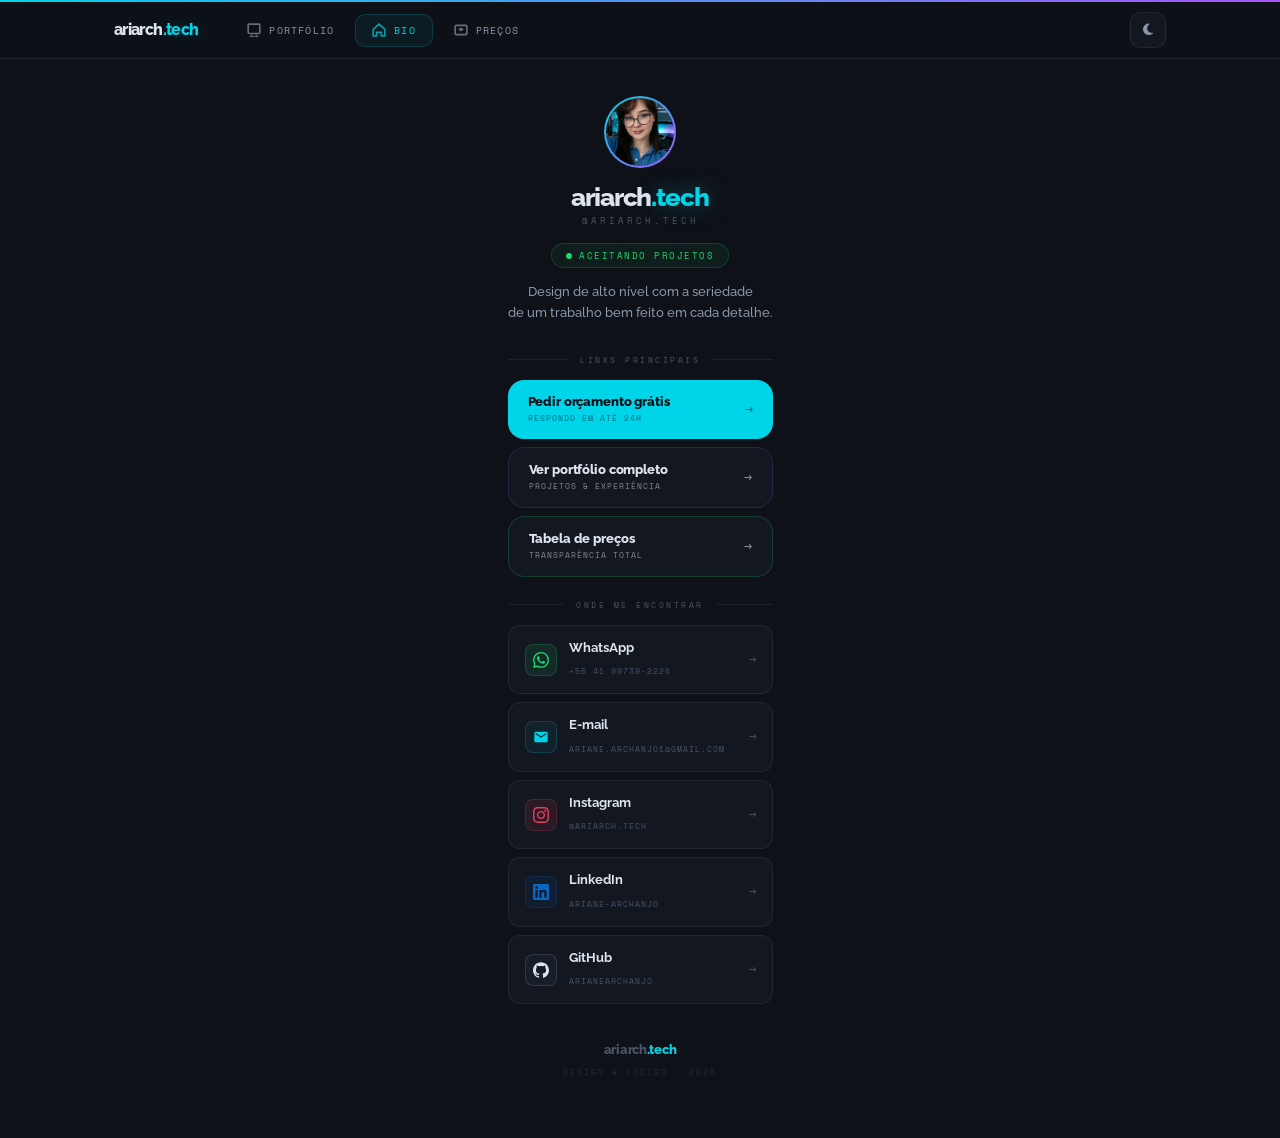
<file: pages/bio.html>
<!DOCTYPE html>
<html lang="pt-BR">
<head>
<meta charset="UTF-8">
<meta name="viewport" content="width=device-width, initial-scale=1.0">
<title>ariarch.tech — Bio & Links</title>
<meta name="description" content="Ariane Archanjo — Especialista em presença digital para o seu negócio. Links, contatos e redes sociais.">
<link rel="canonical" href="https://ariarch.tech/pages/bio.html" />
<meta property="og:url" content="https://ariarch.tech/pages/bio.html" />
<link rel="icon" href="../assets/img/icon.png" type="image/png">
<link rel="preconnect" href="https://fonts.googleapis.com">
<link rel="preconnect" href="https://fonts.gstatic.com" crossorigin>
<link href="https://fonts.googleapis.com/css2?family=Raleway:wght@400;500;600;700;800&family=Space+Mono:ital,wght@0,400;0,700;1,400&display=swap" rel="stylesheet">
<link rel="stylesheet" href="https://cdnjs.cloudflare.com/ajax/libs/font-awesome/6.5.1/css/all.min.css" />
<link rel="stylesheet" href="../assets/css/shared.css">
<style>
[data-theme="light"] {
  --bg:        #f8fafc;
  --bg2:       #f1f5f9;
  --bg3:       #e2e8f0;
  --border:    rgba(0,0,0,0.06);
  --border-hi: rgba(0,0,0,0.1);
  --text:      #0f172a;
  --text-dim:  #334155;
  --text-mute: #64748b;
  --cyan:      #0891b2;
  --cyan-bg:   rgba(8, 145, 178, 0.06);
  --cyan-bd:   rgba(8, 145, 178, 0.18);
}

body {
  background: var(--bg);
  color: var(--text);
  font-family: var(--font-head);
  line-height: 1.5;
  min-height: 100vh;
  display: flex;
  flex-direction: column;
  transition: background 0.4s var(--ease), color 0.4s var(--ease);
}
body::before {
  content: '';
  position: fixed; inset: 0; pointer-events: none; z-index: 0;
  background-image:
    linear-gradient(rgba(15, 23, 42, 0.015) 1px, transparent 1px),
    linear-gradient(90deg, rgba(15, 23, 42, 0.015) 1px, transparent 1px);
  background-size: 56px 56px;
}
[data-theme="dark"] body::before {
  background-image:
    linear-gradient(rgba(255,255,255,0.013) 1px, transparent 1px),
    linear-gradient(90deg, rgba(255,255,255,0.013) 1px, transparent 1px);
}

.page {
  max-width: 480px;
  margin: 0 auto;
  padding: calc(54px + 2px + 40px) 20px 60px;
  position: relative; z-index: 1;
  min-height: 100vh;
  display: flex; flex-direction: column;
}

/* PROFILE */
.profile {
  text-align: center;
  padding-bottom: 8px;
  animation: up 0.5s var(--ease) both;
}
.avatar-ring {
  width: 72px; height: 72px; border-radius: 50%;
  background: linear-gradient(135deg, var(--cyan), var(--violet));
  padding: 2px; margin: 0 auto 16px;
  display: flex; align-items: center; justify-content: center;
}
.avatar-inner {
  width: 100%; height: 100%; border-radius: 50%;
  background: var(--bg2);
  display: flex; align-items: center; justify-content: center;
  font-family: var(--font-head); font-size: 22px; font-weight: 800;
  color: var(--cyan); letter-spacing: -0.04em;
}
.profile-name { font-family: var(--font-head); font-size: 26px; font-weight: 800; letter-spacing: -0.04em; color: var(--text); line-height: 1; margin-bottom: 4px; }
.profile-name .ext { color: var(--cyan); text-shadow: 0 0 24px rgba(0,212,232,0.4); }
.profile-handle { font-family: var(--font-mono); font-size: 9px; letter-spacing: 3px; text-transform: uppercase; color: var(--text-mute); margin-bottom: 14px; }
.status-pill {
  display: inline-flex; align-items: center; gap: 7px;
  background: var(--green-bg); border: 1px solid var(--green-bd);
  padding: 5px 14px; border-radius: 50px;
  font-family: var(--font-mono); font-size: 9px; letter-spacing: 1.5px; text-transform: uppercase;
  color: var(--green); margin-bottom: 14px;
}
.pulse { width: 6px; height: 6px; background: var(--green); border-radius: 50%; animation: blink 2s ease-in-out infinite; }
@keyframes blink { 0%,100%{box-shadow:0 0 0 0 rgba(34,217,112,0.5)} 50%{box-shadow:0 0 0 5px rgba(34,217,112,0)} }
.profile-tagline { font-family: var(--font-head); font-size: 13px; font-weight: 500; color: var(--text-dim); line-height: 1.6; }

/* SEP */
.sep { display: flex; align-items: center; gap: 12px; margin: 22px 0 14px; animation: up 0.5s var(--ease) 0.08s both; }
.sep::before, .sep::after { content: ''; flex: 1; height: 1px; background: var(--border); }
.sep-label { font-family: var(--font-mono); font-size: 8px; letter-spacing: 2.5px; text-transform: uppercase; color: var(--text-mute); white-space: nowrap; }

/* CTAS */
.ctas { display: flex; flex-direction: column; gap: 8px; margin-bottom: 0; animation: up 0.5s var(--ease) 0.12s both; }
.btn-link {
  display: flex; align-items: center; justify-content: space-between;
  padding: 15px 20px; border-radius: 16px; text-decoration: none; border: none;
  font-family: var(--font-head);
  transition: transform 0.18s var(--ease), box-shadow 0.18s; cursor: pointer;
}
.btn-link:active { transform: scale(0.98) !important; }
.btn-primary   { background: var(--cyan); color: #08111a; }
.btn-primary:hover   { transform: translateY(-2px); box-shadow: 0 8px 30px var(--cyan-glow); }
.btn-secondary { background: var(--bg2); border: 1px solid var(--violet-bd); color: var(--text); }
.btn-secondary:hover { transform: translateY(-2px); background: var(--violet-bg); }
.btn-green     { background: var(--bg2); border: 1px solid var(--green-bd); color: var(--text); }
.btn-green:hover     { transform: translateY(-2px); background: var(--green-bg); }
.btn-dim       { background: var(--bg2); border: 1px solid var(--border); color: var(--text); }
.btn-dim:hover       { transform: translateY(-2px); border-color: var(--cyan-bd); background: var(--cyan-bg); }
.btn-inner { display: flex; flex-direction: column; gap: 1px; }
.btn-title { font-size: 13px; font-weight: 800; letter-spacing: -0.01em; line-height: 1; }
.btn-sub { font-family: var(--font-mono); font-size: 8px; font-weight: 400; letter-spacing: 1px; text-transform: uppercase; opacity: 0.55; margin-top: 3px; }
.btn-arrow { font-family: var(--font-mono); font-size: 13px; opacity: 0.6; flex-shrink: 0; }

/* SOCIALS */
.socials-section { animation: up 0.5s var(--ease) 0.16s both; }
.socials-grid { display: grid; grid-template-columns: repeat(4, 1fr); gap: 8px; }
.soc {
  aspect-ratio: 1;
  background: var(--bg2); border: 1px solid var(--border);
  display: flex; flex-direction: column; align-items: center; justify-content: center; gap: 5px;
  text-decoration: none; color: var(--text-mute);
  transition: border-color 0.2s, color 0.2s, transform 0.18s, background 0.2s;
  border-radius: 14px;
}
.soc:hover { color: var(--cyan); border-color: var(--cyan-bd); background: var(--cyan-bg); transform: translateY(-3px); }
.soc svg { width: 18px; height: 18px; fill: currentColor; }
.soc span { font-family: var(--font-mono); font-size: 7px; letter-spacing: 1px; text-transform: uppercase; opacity: 0.7; }

/* CONTACT LIST */
.contact-list { display: flex; flex-direction: column; gap: 8px; animation: up 0.5s var(--ease) 0.2s both; }
.contact-row {
  display: flex; align-items: center; gap: 12px;
  background: var(--bg2); border: 1px solid var(--border);
  border-radius: 12px; padding: 12px 16px; text-decoration: none;
  transition: border-color 0.2s, background 0.2s, transform 0.18s;
}
.contact-row:hover { border-color: var(--cyan-bd); background: var(--cyan-bg); transform: translateX(4px); }
.contact-icon { width: 32px; height: 32px; flex-shrink: 0; border-radius: 8px; display: flex; align-items: center; justify-content: center; }
.contact-icon.wa   { background: rgba(34,217,112,0.10); color: #22d970; border: 1px solid rgba(34,217,112,0.2); }
.contact-icon.mail { background: var(--cyan-bg); color: var(--cyan); border: 1px solid var(--cyan-bd); }
.contact-icon.li   { background: rgba(10,102,194,0.10); color: #0a66c2; border: 1px solid rgba(10,102,194,0.2); }
.contact-icon.gh   { background: var(--bg3); color: var(--text); border: 1px solid var(--border-hi); }
.contact-icon.ig   { background: rgba(228,64,95,0.10); color: #e4405f; border: 1px solid rgba(228,64,95,0.2); }
.contact-text { flex: 1; }
.contact-text strong { display: block; font-family: var(--font-head); font-size: 13px; font-weight: 700; color: var(--text); }
.contact-text span { font-family: var(--font-mono); font-size: 8px; color: var(--text-mute); letter-spacing: 1px; text-transform: uppercase; }
.contact-arrow { font-family: var(--font-mono); font-size: 12px; color: var(--text-mute); transition: color 0.2s, transform 0.2s; }
.contact-row:hover .contact-arrow { color: var(--cyan); transform: translateX(3px); }

/* FOOTER */
.footer { margin-top: auto; padding-top: 36px; display: flex; flex-direction: column; align-items: center; gap: 6px; text-align: center; animation: up 0.5s var(--ease) 0.28s both; }
.footer-logo { font-family: var(--font-head); font-size: 13px; font-weight: 800; letter-spacing: -0.02em; color: var(--text-mute); }
.footer-logo .ext { color: var(--cyan); }
.footer-note { font-family: var(--font-mono); font-size: 8px; letter-spacing: 2px; text-transform: uppercase; color: var(--text-mute); opacity: 0.4; }

@keyframes up { from{opacity:0;transform:translateY(14px)} to{opacity:1;transform:translateY(0)} }
</style>
</head>
<body>

<nav class="site-nav" role="navigation" aria-label="Navegação principal">
  <div class="site-nav__inner">
    <a href="../index.html" class="site-nav__logo">ariarch<span class="ext">.tech</span></a>
    <ul class="site-nav__links" id="navLinks" role="list">
      <li><a href="../index.html" data-page="index.html"><svg class="nav-icon" viewBox="0 0 12 12" fill="none" stroke="currentColor" stroke-width="1.4"><rect x="1" y="1" width="10" height="8" rx="1"/><path d="M4 10v2M8 10v2M2 12h8"/></svg>Portfólio</a></li>
      <li><a href="bio.html" data-page="bio.html"><svg class="nav-icon" viewBox="0 0 12 12" fill="none" stroke="currentColor" stroke-width="1.4"><path d="M1 5.5L6 1l5 4.5V11H8V8H4v3H1z"/></svg>Bio</a></li>
      <li><a href="precos.html" data-page="precos.html"><svg class="nav-icon" viewBox="0 0 12 12" fill="none" stroke="currentColor" stroke-width="1.4"><rect x="1" y="2" width="10" height="8" rx="1"/><path d="M4 5.5h4M6 4v3"/></svg>Preços</a></li>
    </ul>
    <div class="site-nav__actions">
      <button class="theme-toggle" id="themeToggle" aria-label="Alternar tema">
        <i class="fas fa-moon" id="themeIcon"></i>
      </button>
      <button class="site-nav__hamburger" id="navHamburger" aria-label="Menu" aria-expanded="false">
        <span></span><span></span><span></span>
      </button>
    </div>
  </div>
</nav>

<div class="page">

  <div class="profile">
    <div class="avatar-ring"><img src="../assets/img/perfil.jpeg" alt="Ariane Archanjo" class="avatar-inner" style="object-fit: cover;"></div>
    <div class="profile-name">ariarch<span class="ext">.tech</span></div>
    <div class="profile-handle">@ariarch.tech</div>
    <div class="status-pill"><div class="pulse"></div>aceitando projetos</div>
    <p class="profile-tagline">Design de alto nível com a seriedade<br>de um trabalho bem feito em cada detalhe.</p>
  </div>

  <div class="sep"><span class="sep-label">links principais</span></div>
  <div class="ctas">
    <a href="https://wa.me/5541997392226?text=Oi!%20Vi%20seu%20Instagram%20e%20quero%20um%20orçamento" class="btn-link btn-primary" target="_blank" rel="noopener">
      <div class="btn-inner"><span class="btn-title">Pedir orçamento grátis</span><span class="btn-sub">respondo em até 24h</span></div>
      <span class="btn-arrow">→</span>
    </a>
    <a href="../index.html" class="btn-link btn-secondary">
      <div class="btn-inner"><span class="btn-title">Ver portfólio completo</span><span class="btn-sub">projetos & experiência</span></div>
      <span class="btn-arrow">→</span>
    </a>
    <a href="precos.html" class="btn-link btn-green">
      <div class="btn-inner"><span class="btn-title">Tabela de preços</span><span class="btn-sub">transparência total</span></div>
      <span class="btn-arrow">→</span>
    </a>
  </div>

  <div class="sep"><span class="sep-label">onde me encontrar</span></div>
  <div class="contact-list">
    <a href="https://wa.me/5541997392226" class="contact-row" target="_blank" rel="noopener">
      <div class="contact-icon wa"><svg width="16" height="16" viewBox="0 0 24 24" fill="currentColor"><path d="M17.472 14.382c-.297-.149-1.758-.867-2.03-.967-.273-.099-.471-.148-.67.15-.197.297-.767.966-.94 1.164-.173.199-.347.223-.644.075-.297-.15-1.255-.463-2.39-1.475-.883-.788-1.48-1.761-1.653-2.059-.173-.297-.018-.458.13-.606.134-.133.298-.347.446-.52.149-.174.198-.298.298-.497.099-.198.05-.371-.025-.52-.075-.149-.669-1.612-.916-2.207-.242-.579-.487-.5-.669-.51-.173-.008-.371-.01-.57-.01-.198 0-.52.074-.792.372-.272.297-1.04 1.016-1.04 2.479 0 1.462 1.065 2.875 1.213 3.074.149.198 2.096 3.2 5.077 4.487.709.306 1.262.489 1.694.625.712.227 1.36.195 1.871.118.571-.085 1.758-.719 2.006-1.413.248-.694.248-1.289.173-1.413-.074-.124-.272-.198-.57-.347m-5.421 7.403h-.004a9.87 9.87 0 01-5.031-1.378l-.361-.214-3.741.982.998-3.648-.235-.374a9.86 9.86 0 01-1.51-5.26c.001-5.45 4.436-9.884 9.888-9.884 2.64 0 5.122 1.03 6.988 2.898a9.825 9.825 0 012.893 6.994c-.003 5.45-4.437 9.884-9.885 9.884m8.413-18.297A11.815 11.815 0 0012.05 0C5.495 0 .16 5.335.157 11.892c0 2.096.547 4.142 1.588 5.945L.057 24l6.305-1.654a11.882 11.882 0 005.683 1.448h.005c6.554 0 11.89-5.335 11.893-11.893a11.821 11.821 0 00-3.48-8.413z"/></svg></div>
      <div class="contact-text"><strong>WhatsApp</strong><span>+55 41 99739-2226</span></div>
      <span class="contact-arrow">→</span>
    </a>
    <a href="mailto:ariane.archanjo1@gmail.com" class="contact-row">
      <div class="contact-icon mail"><svg width="16" height="16" viewBox="0 0 24 24" fill="currentColor"><path d="M20 4H4c-1.1 0-2 .9-2 2v12c0 1.1.9 2 2 2h16c1.1 0 2-.9 2-2V6c0-1.1-.9-2-2-2zm0 4l-8 5-8-5V6l8 5 8-5v2z"/></svg></div>
      <div class="contact-text"><strong>E-mail</strong><span>ariane.archanjo1@gmail.com</span></div>
      <span class="contact-arrow">→</span>
    </a>
    <a href="https://instagram.com/ariarch.tech" class="contact-row" target="_blank" rel="noopener">
      <div class="contact-icon ig"><svg width="16" height="16" viewBox="0 0 24 24" fill="currentColor"><path d="M12 2.163c3.204 0 3.584.012 4.85.07 3.252.148 4.771 1.691 4.919 4.919.058 1.265.069 1.645.069 4.849 0 3.205-.012 3.584-.069 4.849-.149 3.225-1.664 4.771-4.919 4.919-1.266.058-1.644.07-4.85.07-3.204 0-3.584-.012-4.849-.07-3.26-.149-4.771-1.699-4.919-4.92-.058-1.265-.07-1.644-.07-4.849 0-3.204.013-3.583.07-4.849.149-3.227 1.664-4.771 4.919-4.919 1.266-.057 1.645-.069 4.849-.069zm0-2.163c-3.259 0-3.667.014-4.947.072-4.358.2-6.78 2.618-6.98 6.98-.059 1.281-.073 1.689-.073 4.948 0 3.259.014 3.668.072 4.948.2 4.358 2.618 6.78 6.98 6.98 1.281.058 1.689.072 4.948.072 3.259 0 3.668-.014 4.948-.072 4.354-.2 6.782-2.618 6.979-6.98.059-1.28.073-1.689.073-4.948 0-3.259-.014-3.667-.072-4.947-.196-4.354-2.617-6.78-6.979-6.98-1.281-.059-1.69-.073-4.949-.073zm0 5.838c-3.403 0-6.162 2.759-6.162 6.162s2.759 6.163 6.162 6.163 6.162-2.759 6.162-6.163c0-3.403-2.759-6.162-6.162-6.162zm0 10.162c-2.209 0-4-1.79-4-4 0-2.209 1.791-4 4-4s4 1.791 4 4c0 2.21-1.791 4-4 4zm6.406-11.845c-.796 0-1.441.645-1.441 1.44s.645 1.44 1.441 1.44c.795 0 1.439-.645 1.439-1.44s-.644-1.44-1.439-1.44z"/></svg></div>
      <div class="contact-text"><strong>Instagram</strong><span>@ariarch.tech</span></div>
      <span class="contact-arrow">→</span>
    </a>
    <a href="https://www.linkedin.com/in/ariane-archanjo/" class="contact-row" target="_blank" rel="noopener">
      <div class="contact-icon li"><svg width="16" height="16" viewBox="0 0 24 24" fill="currentColor"><path d="M20.447 20.452h-3.554v-5.569c0-1.328-.027-3.037-1.852-3.037-1.853 0-2.136 1.445-2.136 2.939v5.667H9.351V9h3.414v1.561h.046c.477-.9 1.637-1.85 3.37-1.85 3.601 0 4.267 2.37 4.267 5.455v6.286zM5.337 7.433c-1.144 0-2.063-.926-2.063-2.065 0-1.138.92-2.063 2.063-2.063 1.14 0 2.064.925 2.064 2.063 0 1.139-.925 2.065-2.064 2.065zm1.782 13.019H3.555V9h3.564v11.452zM22.225 0H1.771C.792 0 0 .774 0 1.729v20.542C0 23.227.792 24 1.771 24h20.451C23.2 24 24 23.227 24 22.271V1.729C24 .774 23.2 0 22.222 0h.003z"/></svg></div>
      <div class="contact-text"><strong>LinkedIn</strong><span>ariane-archanjo</span></div>
      <span class="contact-arrow">→</span>
    </a>
    <a href="https://github.com/arianearchanjo" class="contact-row" target="_blank" rel="noopener">
      <div class="contact-icon gh"><svg width="16" height="16" viewBox="0 0 24 24" fill="currentColor"><path d="M12 .297c-6.63 0-12 5.373-12 12 0 5.303 3.438 9.8 8.205 11.385.6.113.82-.258.82-.577 0-.285-.01-1.04-.015-2.04-3.338.724-4.042-1.61-4.042-1.61C4.422 18.07 3.633 17.7 3.633 17.7c-1.087-.744.084-.729.084-.729 1.205.084 1.838 1.236 1.838 1.236 1.07 1.835 2.809 1.305 3.495.998.108-.776.417-1.305.76-1.605-2.665-.3-5.466-1.332-5.466-5.93 0-1.31.465-2.38 1.235-3.22-.135-.303-.54-1.523.105-3.176 0 0 1.005-.322 3.3 1.23.96-.267 1.98-.399 3-.405 1.02.006 2.04.138 3 .405 2.28-1.552 3.285-1.23 3.285-1.23.645 1.653.24 2.873.12 3.176.765.84 1.23 1.91 1.23 3.22 0 4.61-2.805 5.625-5.475 5.92.42.36.81 1.096.81 2.22 0 1.606-.015 2.896-.015 3.286 0 .315.21.69.825.57C20.565 22.092 24 17.592 24 12.297c0-6.627-5.373-12-12-12"/></svg></div>
      <div class="contact-text"><strong>GitHub</strong><span>arianearchanjo</span></div>
      <span class="contact-arrow">→</span>
    </a>
  </div>

  <footer class="footer">
    <div class="footer-logo">ariarch<span class="ext">.tech</span></div>
    <div class="footer-note">design & código · 2026</div>
  </footer>
</div>

<script src="../assets/js/shared-nav.js"></script>
</body>
</html>
</file>
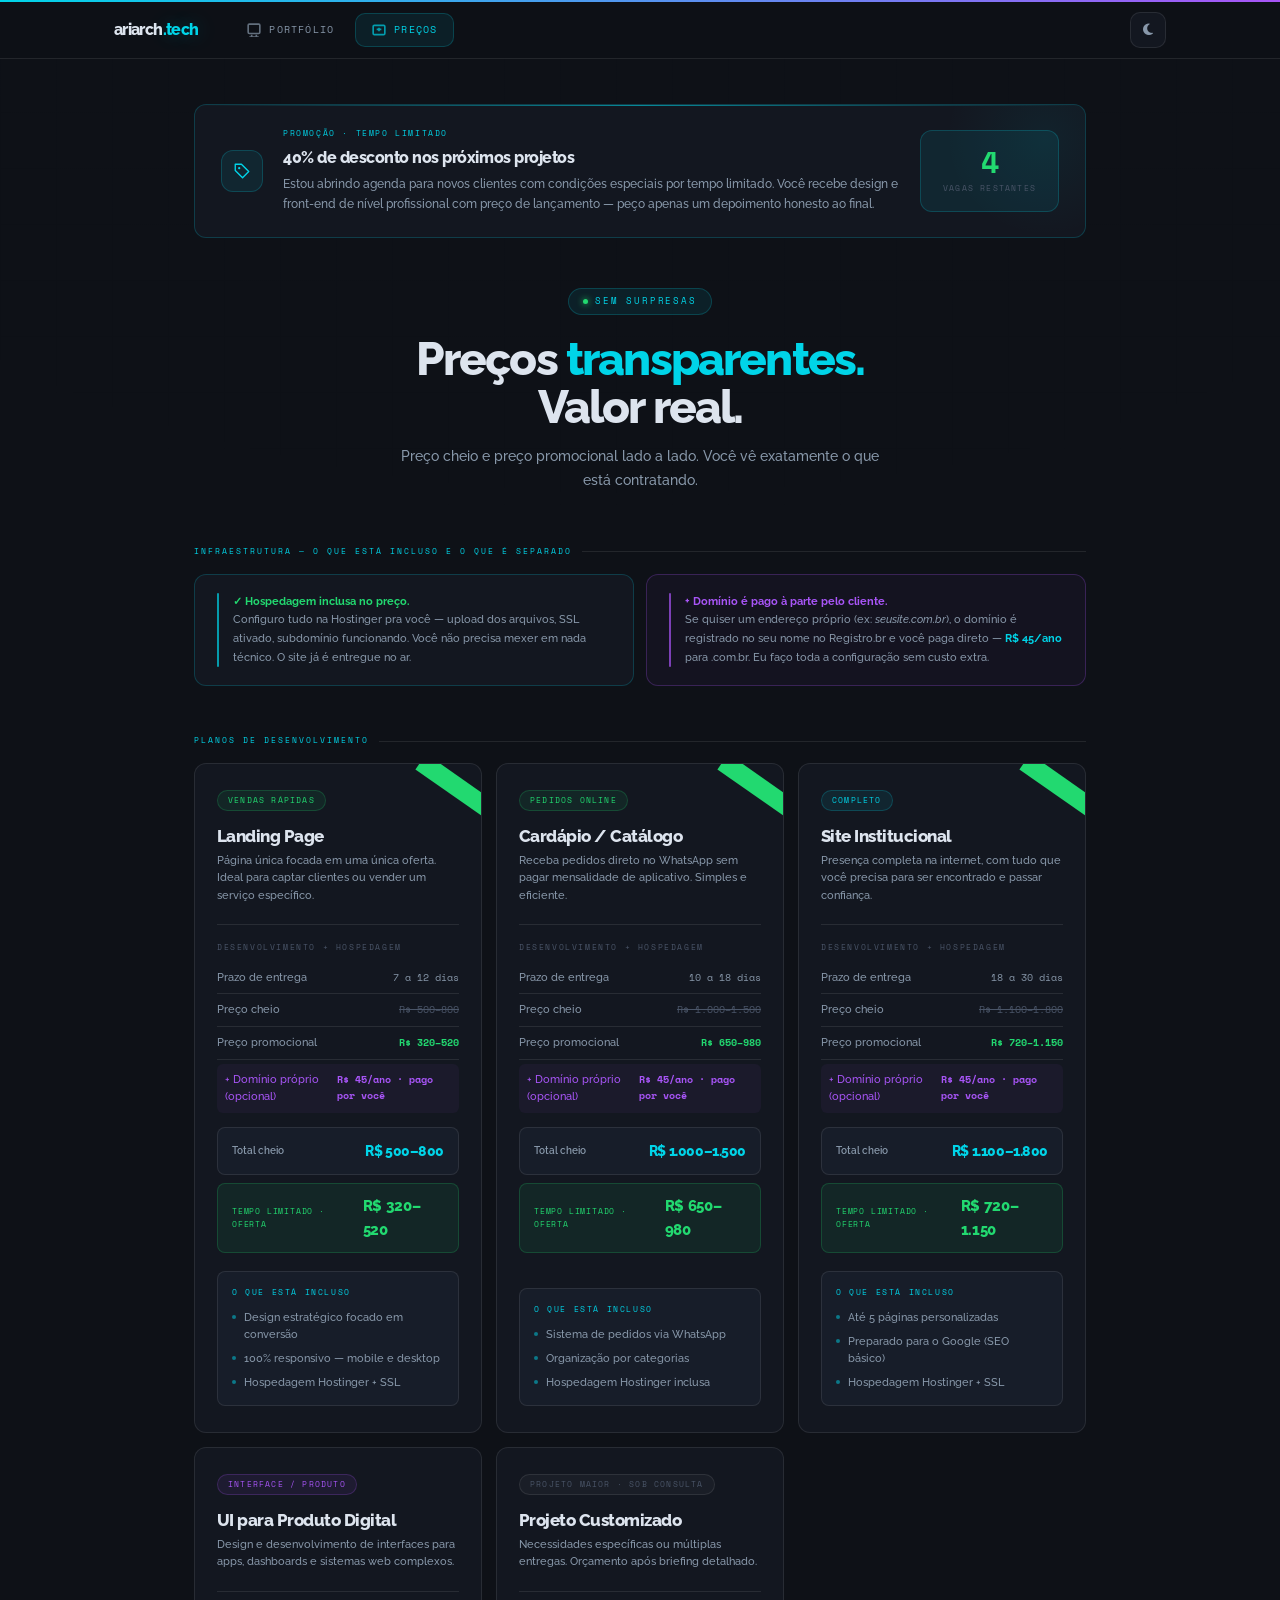
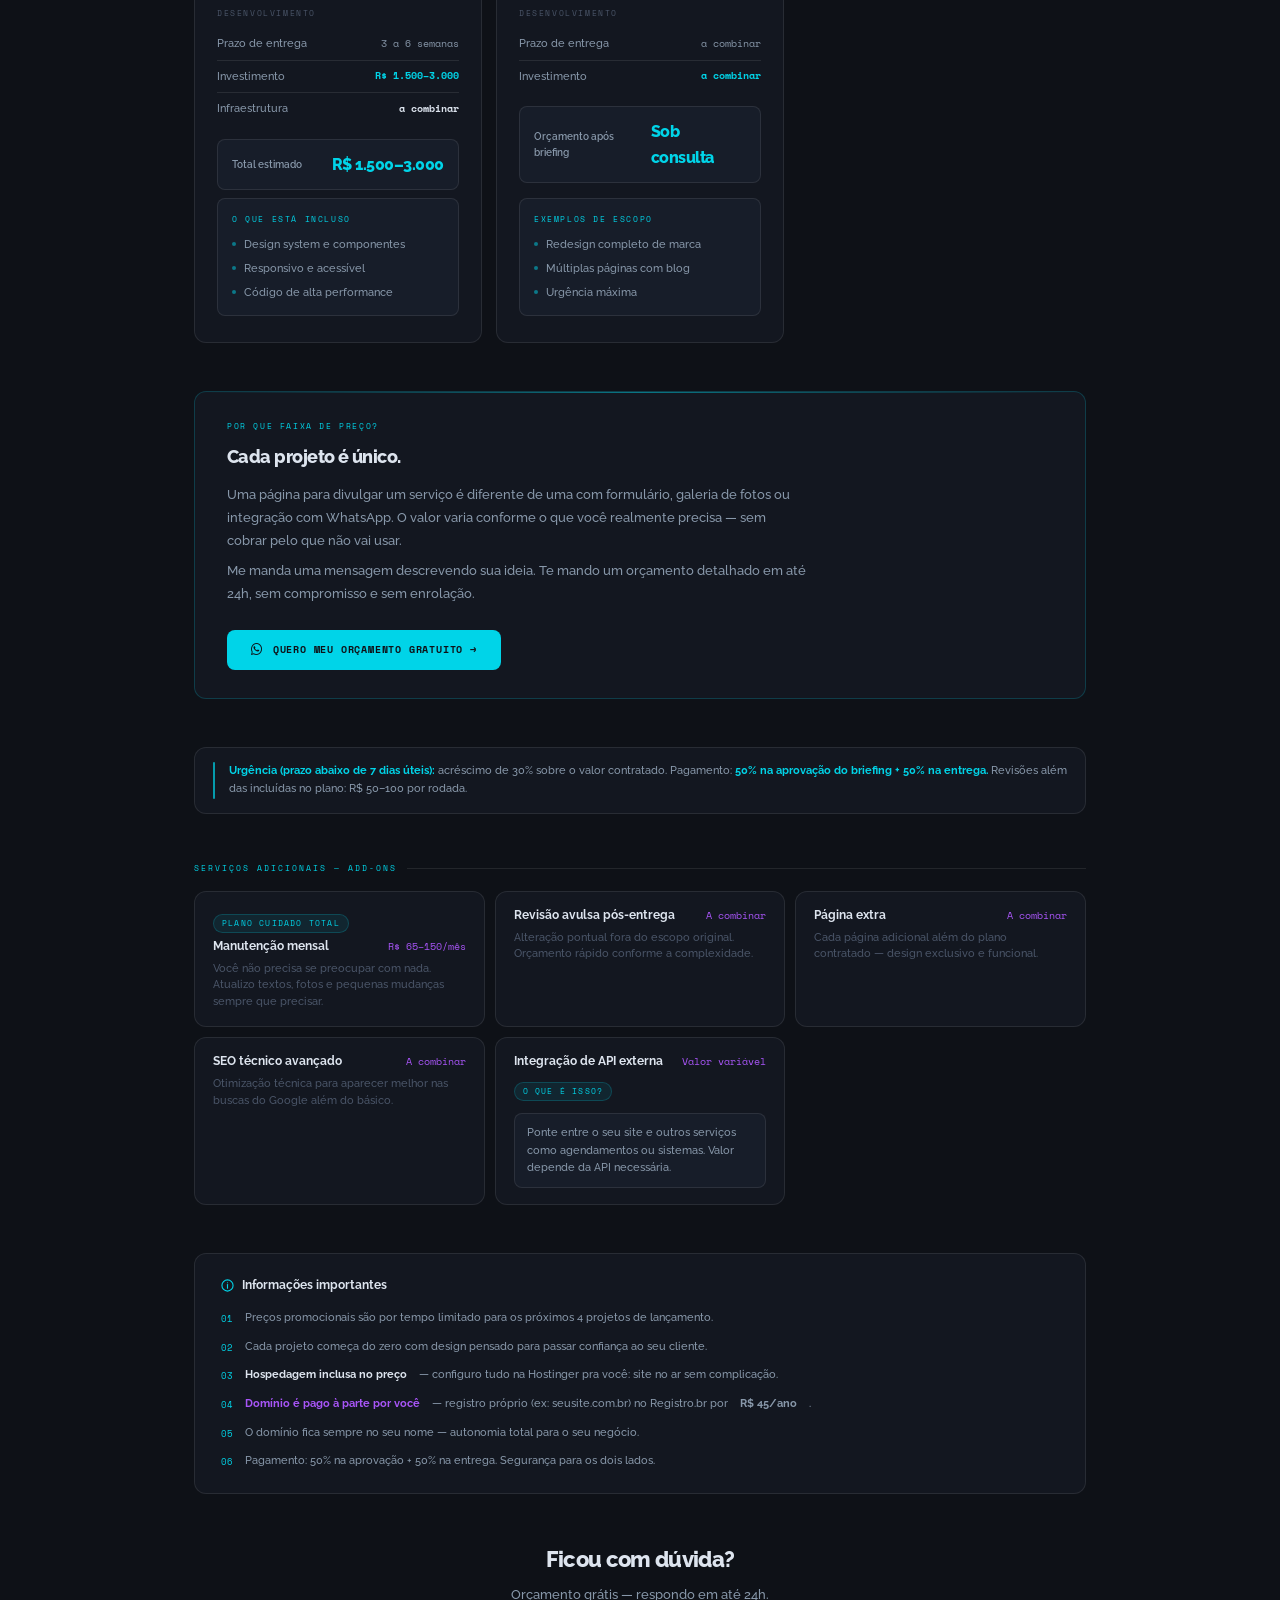
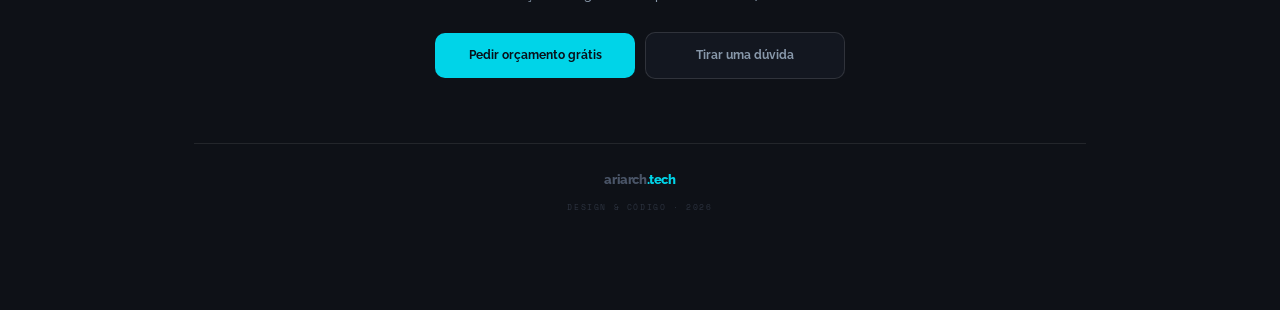
<file: pages/precos.html>
<!DOCTYPE html>
<html lang="pt-BR">
<head>
<meta charset="UTF-8">
<meta name="viewport" content="width=device-width, initial-scale=1.0">
<title>Preços · ariarch.tech</title>
<link rel="canonical" href="https://ariarch.tech/pages/precos.html" />
<meta property="og:url" content="https://ariarch.tech/pages/precos.html" />
<link rel="preconnect" href="https://fonts.googleapis.com">
<link rel="preconnect" href="https://fonts.gstatic.com" crossorigin>
<link href="https://fonts.googleapis.com/css2?family=Raleway:wght@400;500;600;700;800&family=Space+Mono:ital,wght@0,400;0,700;1,400&display=swap" rel="stylesheet">
<link rel="stylesheet" href="https://cdnjs.cloudflare.com/ajax/libs/font-awesome/6.5.1/css/all.min.css" />
<link rel="stylesheet" href="../assets/css/shared.css">
  <!-- Favicon -->
  <link rel="icon" href="../assets/img/icon.png" type="image/png">
  <style>
/* ── BRAND KIT ── */
:root {
  --cyan:        #00d4e8;
  --cyan-dim:    rgba(0,212,232,0.08);
  --cyan-bg:     rgba(0,212,232,0.08);
  --cyan-bd:     rgba(0,212,232,0.2);
  --cyan-glow:   rgba(0,212,232,0.22);
  --violet:      #a855f7;
  --violet-dim:  rgba(168,85,247,0.08);
  --violet-bg:   rgba(168,85,247,0.08);
  --violet-bd:   rgba(168,85,247,0.22);
  --green:       #22d970;
  --green-bg:    rgba(34,217,112,0.08);
  --green-bd:    rgba(34,217,112,0.2);
  --bg:          #0e1117;
  --bg2:         #131720;
  --bg3:         #171d29;
  --border:      rgba(255,255,255,0.09);
  --border-hi:   rgba(255,255,255,0.12);
  --text:        #dde4ee;
  --text-dim:    #8898aa;
  --text-mute:   #4a5568;
  --font-head:   'Raleway', sans-serif;
  --font-mono:   'Space Mono', monospace;
  --radius:      12px;
  --ease:        cubic-bezier(0.22,1,0.36,1);
}

[data-theme="light"] {
  --bg:        #f8fafc;
  --bg2:       #f1f5f9;
  --bg3:       #e2e8f0;
  --border:    rgba(0, 0, 0, 0.06);
  --border-hi: rgba(0, 0, 0, 0.1);
  --text:      #0f172a;
  --text-dim:  #334155;
  --text-mute: #64748b;
  --cyan:      #0891b2;
  --cyan-bg:   rgba(8, 145, 178, 0.06);
  --cyan-bd:   rgba(8, 145, 178, 0.18);
  --cyan-glow: rgba(8, 145, 178, 0.12);
  --violet:    #7c3aed;
  --violet-bg: rgba(124, 58, 237, 0.06);
  --violet-bd: rgba(124, 58, 237, 0.18);
}

*, *::before, *::after { box-sizing: border-box; margin: 0; padding: 0; }
body {
  background: var(--bg);
  color: var(--text);
  font-family: var(--font-head);
  line-height: 1.6;
  min-height: 100vh;
  transition: background 0.4s var(--ease), color 0.4s var(--ease);
}
body::before {
  content: '';
  position: fixed; inset: 0; z-index: 0; pointer-events: none;
  background-image:
    linear-gradient(rgba(15, 23, 42, 0.015) 1px, transparent 1px),
    linear-gradient(90deg, rgba(15, 23, 42, 0.015) 1px, transparent 1px);
  background-size: 56px 56px;
}
[data-theme="dark"] body::before {
  background-image:
    linear-gradient(rgba(255,255,255,0.013) 1px, transparent 1px),
    linear-gradient(90deg, rgba(255,255,255,0.013) 1px, transparent 1px);
}

/* ── NAV ── */
.site-nav {
  position: fixed; top: 0; left: 0; right: 0; z-index: 1000;
  background: var(--bg-glass);
  backdrop-filter: blur(16px);
  -webkit-backdrop-filter: blur(16px);
  border-bottom: 1px solid var(--border);
}
.site-nav__inner {
  max-width: 1100px; margin: 0 auto; padding: 0 1.5rem;
  display: flex; align-items: center; justify-content: space-between; height: 56px;
}
.site-nav__logo {
  font-family: var(--font-head); font-weight: 800; font-size: 16px;
  letter-spacing: -0.04em; color: var(--text); text-decoration: none;
}
.site-nav__logo .ext { color: var(--cyan); }

.site-nav__links { display: flex; list-style: none; gap: 4px; }
.site-nav__links a {
  display: flex; align-items: center; gap: 8px;
  padding: 8px 16px; border-radius: 10px;
  font-family: var(--font-mono); font-size: 10px;
  letter-spacing: 0.12em; text-transform: uppercase;
  color: var(--text-dim); text-decoration: none;
  transition: all 0.2s;
  border: 1px solid transparent;
}
.site-nav__links a:hover { color: var(--text); background: var(--bg2); border-color: var(--border); }
.site-nav__links a.active { color: var(--cyan); background: var(--cyan-bg); border-color: var(--cyan-bd); }

.site-nav__actions {
  display: flex; align-items: center; gap: 10px;
  margin-left: auto;
}

.theme-toggle {
  background: var(--bg2); border: 1px solid var(--border);
  color: var(--text-dim); width: 36px; height: 36px;
  border-radius: 10px; cursor: pointer;
  display: flex; align-items: center; justify-content: center;
  transition: all 0.2s;
}
.theme-toggle:hover { border-color: var(--cyan-bd); color: var(--cyan); background: var(--cyan-bg); }

.site-nav__hamburger {
  display: none; flex-direction: column; justify-content: center;
  gap: 5px; width: 36px; height: 36px;
  background: var(--bg2); border: 1px solid var(--border);
  border-radius: 10px; cursor: pointer; padding: 8px;
  transition: all 0.2s;
}
.site-nav__hamburger span {
  display: block; width: 100%; height: 1.5px;
  background: var(--text-dim); border-radius: 99px;
  transition: transform 0.3s var(--ease), opacity 0.3s, background 0.2s;
}
@media (max-width: 992px) {
  .site-nav__hamburger { display: flex; }
  .site-nav__links {
    position: fixed; top: 70px; left: 1.5rem; right: 1.5rem;
    background: var(--bg2); border: 1px solid var(--border);
    border-radius: 18px; flex-direction: column;
    padding: 1rem; gap: 0.5rem;
    transform: translateY(-20px); opacity: 0;
    pointer-events: none; transition: transform 0.4s var(--ease), opacity 0.3s;
    box-shadow: 0 30px 60px rgba(0, 0, 0, 0.25);
    margin: 0;
  }
  .site-nav__links.open { transform: none; opacity: 1; pointer-events: auto; }
}

/* ── PAGE ── */
.page {
  max-width: 940px; margin: 0 auto;
  padding: calc(56px + 48px) 24px 96px;
  position: relative; z-index: 1;
}
@keyframes up { from { opacity: 0; transform: translateY(14px); } to { opacity: 1; transform: translateY(0); } }

/* ── PROMO BANNER ── */
.promo-banner {
  background: var(--bg2);
  border: 0.5px solid var(--cyan-bd);
  border-radius: var(--radius);
  padding: 22px 26px;
  margin-bottom: 48px;
  display: flex; align-items: center; gap: 20px;
  animation: up 0.45s var(--ease) 0.03s both;
  position: relative; overflow: hidden;
}
.promo-banner::before {
  content: '';
  position: absolute; top: 0; left: 0; right: 0; height: 1px;
  background: linear-gradient(90deg, transparent, var(--cyan), transparent);
  opacity: 0.6;
}
.promo-banner::after {
  content: '';
  position: absolute; bottom: 0; right: -60px;
  width: 200px; height: 200px;
  background: radial-gradient(circle, rgba(0,212,232,0.06) 0%, transparent 70%);
  pointer-events: none;
}
.promo-icon {
  width: 42px; height: 42px; border-radius: var(--radius);
  background: var(--cyan-bg); border: 0.5px solid var(--cyan-bd);
  flex-shrink: 0; display: flex; align-items: center; justify-content: center;
}
.promo-icon svg { width: 18px; height: 18px; }
.promo-body { flex: 1; min-width: 0; }
.promo-tag {
  font-family: var(--font-mono); font-size: 8px;
  letter-spacing: 0.2em; text-transform: uppercase;
  color: var(--cyan); margin-bottom: 5px; display: block;
}
.promo-title {
  font-family: var(--font-head); font-size: 16px; font-weight: 800;
  letter-spacing: -0.03em; color: var(--text); margin-bottom: 5px;
}
.promo-desc { font-size: 12px; font-weight: 500; color: var(--text-dim); line-height: 1.65; }
.promo-slots {
  flex-shrink: 0; text-align: center;
  background: var(--cyan-bg); border: 0.5px solid var(--cyan-bd);
  border-radius: var(--radius); padding: 16px 22px;
  position: relative; z-index: 1;
}
.promo-slots-num {
  font-family: var(--font-mono); font-size: 30px; font-weight: 700;
  color: var(--green); line-height: 1; display: block;
}
.promo-slots-label {
  font-family: var(--font-mono); font-size: 8px; letter-spacing: 0.15em;
  text-transform: uppercase; color: var(--text-mute); margin-top: 5px; display: block;
}
@media (max-width: 560px) {
  .promo-banner { flex-direction: column; text-align: center; }
  .promo-slots { width: 100%; }
}

/* ── HERO ── */
.hero {
  text-align: center; margin-bottom: 52px;
  animation: up 0.5s var(--ease) both;
}
.hero-tag {
  display: inline-flex; align-items: center; gap: 7px;
  font-family: var(--font-mono); font-size: 9px;
  letter-spacing: 0.2em; text-transform: uppercase;
  color: var(--cyan); background: var(--cyan-bg);
  border: 0.5px solid var(--cyan-bd);
  padding: 5px 14px; border-radius: 999px; margin-bottom: 20px;
}
.hero-tag .dot {
  width: 5px; height: 5px; background: var(--green);
  border-radius: 50%; display: inline-block;
  box-shadow: 0 0 6px var(--green);
  animation: pulse 2s ease-in-out infinite;
}
@keyframes pulse { 0%,100%{opacity:1}50%{opacity:0.4} }
.hero h1 {
  font-size: clamp(28px, 6vw, 46px); font-weight: 800;
  letter-spacing: -0.04em; line-height: 1.05;
  color: var(--text); margin-bottom: 14px;
}
.hero h1 .accent { color: var(--cyan); }
.hero p { font-size: 14px; font-weight: 500; color: var(--text-dim); line-height: 1.7; max-width: 480px; margin: 0 auto; }

/* ── SECTION LABEL ── */
.section-label {
  font-family: var(--font-mono); font-size: 8px;
  letter-spacing: 0.25em; text-transform: uppercase;
  color: var(--cyan); margin-bottom: 16px;
  display: flex; align-items: center; gap: 10px;
}
.section-label::after { content: ''; flex: 1; height: 0.5px; background: var(--border); }

/* ── INFRA ── */
.infra-box {
  background: var(--bg2); border: 0.5px solid var(--border);
  border-radius: var(--radius); padding: 22px 26px; margin-bottom: 48px;
  animation: up 0.5s var(--ease) 0.08s both;
}
.infra-title {
  font-family: var(--font-head); font-size: 12px; font-weight: 700;
  color: var(--text); margin-bottom: 16px;
  display: flex; align-items: center; gap: 8px;
}
.infra-title::before {
  content: ''; width: 5px; height: 5px; background: var(--cyan);
  border-radius: 50%; box-shadow: 0 0 8px var(--cyan-glow);
}
.infra-grid {
  display: grid; grid-template-columns: repeat(auto-fit, minmax(200px, 1fr)); gap: 8px;
}
.infra-row {
  display: flex; justify-content: space-between; align-items: center;
  padding: 10px 14px; background: var(--bg3);
  border-radius: 8px; border: 0.5px solid var(--border); font-size: 11px;
}
.infra-key { color: var(--text-dim); font-weight: 500; }
.infra-val { font-family: var(--font-mono); font-size: 10px; font-weight: 700; color: var(--text); }
.infra-val.free { color: var(--green); }

/* ── PLANS STYLE ── */
.plans-grid {
  display: grid; grid-template-columns: repeat(auto-fit, minmax(285px, 1fr));
  gap: 14px; margin-bottom: 48px;
  animation: up 0.5s var(--ease) 0.12s both;
}
.plan-card {
  background: var(--bg2); border: 0.5px solid var(--border);
  border-radius: var(--radius); padding: 26px 22px;
  display: flex; flex-direction: column;
  transition: border-color 0.25s, transform 0.25s, box-shadow 0.25s;
  position: relative; overflow: hidden;
}
.plan-card:hover { transform: translateY(-3px); border-color: var(--border-hi); box-shadow: 0 16px 48px rgba(0,0,0,0.3); }
.plan-card.featured { border-color: var(--cyan-bd); background: linear-gradient(160deg, rgba(0,212,232,0.03) 0%, var(--bg2) 60%); }
.plan-card.featured:hover { box-shadow: 0 16px 48px rgba(0,212,232,0.1); }
.plan-card.featured::before {
  content: '';
  position: absolute; top: 0; left: 0; right: 0; height: 1px;
  background: linear-gradient(90deg, transparent, var(--cyan), transparent); opacity: 0.7;
}
.plan-ribbon {
  position: absolute; top: 16px; right: -28px;
  background: var(--green); color: #08111a;
  font-family: var(--font-mono); font-size: 7px; font-weight: 700;
  letter-spacing: 0.15em; text-transform: uppercase;
  padding: 4px 36px; transform: rotate(35deg);
}
.plan-badge {
  display: inline-flex; align-items: center; gap: 5px;
  font-family: var(--font-mono); font-size: 8px;
  letter-spacing: 0.15em; text-transform: uppercase;
  padding: 3px 10px; border-radius: 999px; margin-bottom: 16px; width: fit-content;
}
.badge-green  { background: var(--green-bg);  color: var(--green);  border: 0.5px solid var(--green-bd); }
.badge-cyan   { background: var(--cyan-bg);   color: var(--cyan);   border: 0.5px solid var(--cyan-bd); }
.badge-gray   { background: rgba(255,255,255,0.03); color: var(--text-mute); border: 0.5px solid var(--border); }
.badge-violet { background: var(--violet-bg); color: var(--violet); border: 0.5px solid var(--violet-bd); }
.plan-name {
  font-family: var(--font-head); font-size: 17px; font-weight: 800;
  letter-spacing: -0.03em; color: var(--text); margin-bottom: 6px; line-height: 1.1;
}
.plan-tagline { font-size: 11px; font-weight: 500; color: var(--text-dim); line-height: 1.6; margin-bottom: 20px; }
.plan-divider { height: 0.5px; background: var(--border); margin-bottom: 16px; }
.price-block { margin-bottom: 14px; }
.price-label {
  font-family: var(--font-mono); font-size: 8px; letter-spacing: 0.2em;
  text-transform: uppercase; color: var(--text-mute); margin-bottom: 8px; display: block;
}
.price-row {
  display: flex; justify-content: space-between; align-items: center;
  padding: 7px 0; border-bottom: 0.5px solid var(--border); font-size: 11px;
}
.price-row:last-child { border-bottom: none; }
.price-key { color: var(--text-dim); font-weight: 500; }
.price-val { font-family: var(--font-mono); font-size: 10px; font-weight: 700; }
.price-val.strike { text-decoration: line-through; color: var(--text-mute); font-weight: 400; }
.price-val.promo   { color: var(--green); }
.price-val.full    { color: var(--cyan); }
.price-val.free    { color: var(--green); }
.price-val.neutral { color: var(--text); }
.price-val.muted   { color: var(--text-dim); font-weight: 400; }
.plan-total {
  display: flex; justify-content: space-between; align-items: center;
  padding: 12px 14px; background: var(--bg3);
  border-radius: 8px; margin-bottom: 8px; border: 0.5px solid var(--border);
}
.plan-total-promo {
  display: flex; justify-content: space-between; align-items: center;
  padding: 10px 14px; margin-bottom: 18px;
  background: var(--green-bg); border: 0.5px solid var(--green-bd); border-radius: 8px;
}
.total-label     { font-size: 10px; font-weight: 600; color: var(--text-dim); }
.total-val       { font-family: var(--font-head); font-size: 16px; font-weight: 800; color: var(--cyan); letter-spacing: -0.03em; }
.total-val-promo { font-family: var(--font-head); font-size: 15px; font-weight: 800; color: var(--green); letter-spacing: -0.02em; }
.total-saving    { font-family: var(--font-mono); font-size: 8px; letter-spacing: 0.1em; text-transform: uppercase; color: var(--green); }
.why-box {
  background: var(--bg3); border-radius: 8px; padding: 14px;
  margin-top: auto; border: 0.5px solid var(--border);
}
.why-title {
  font-family: var(--font-mono); font-size: 8px; letter-spacing: 0.2em;
  text-transform: uppercase; color: var(--cyan); margin-bottom: 10px; display: block;
}
.why-item { display: flex; gap: 8px; margin-bottom: 7px; font-size: 11px; line-height: 1.55; color: var(--text-dim); font-weight: 500; }
.why-item:last-child { margin-bottom: 0; }
.why-dot { flex-shrink: 0; width: 4px; height: 4px; background: var(--cyan); border-radius: 50%; margin-top: 6px; opacity: 0.5; }

/* ── HOSTING NOTE ── */
.hosting-note {
  background: var(--bg2); border: 0.5px solid var(--cyan-bd);
  border-radius: var(--radius); padding: 18px 22px; margin-bottom: 48px;
  display: flex; gap: 14px; align-items: flex-start;
  animation: up 0.5s var(--ease) 0.16s both;
}
.hosting-note .urgency-line { width: 2px; flex-shrink: 0; background: var(--cyan); border-radius: 2px; align-self: stretch; opacity: 0.7; }
.hosting-note .urgency-text { font-size: 11px; font-weight: 500; color: var(--text-dim); line-height: 1.7; }
.hosting-note .urgency-text strong { color: var(--cyan); font-weight: 700; }

/* ── URGENCY ── */
.urgency-box {
  background: var(--bg2); border: 0.5px solid var(--border);
  border-radius: var(--radius); padding: 14px 18px; margin-bottom: 48px;
  display: flex; gap: 14px; align-items: flex-start;
  animation: up 0.5s var(--ease) 0.20s both;
}
.urgency-line { width: 2px; flex-shrink: 0; background: var(--cyan); border-radius: 2px; align-self: stretch; opacity: 0.7; }
.urgency-text { font-size: 11px; font-weight: 500; color: var(--text-dim); line-height: 1.7; }
.urgency-text strong { color: var(--cyan); font-weight: 700; }

/* ── EXTRAS ── */
.extras-section { margin-bottom: 48px; animation: up 0.5s var(--ease) 0.18s both; }
.extras-grid { display: grid; grid-template-columns: repeat(auto-fit, minmax(240px, 1fr)); gap: 10px; }
.extra-card {
  background: var(--bg2); border: 0.5px solid var(--border);
  border-radius: var(--radius); padding: 16px 18px;
  transition: border-color 0.2s, background 0.2s;
}
.extra-card:hover { border-color: var(--violet-bd); background: var(--violet-bg); }
.extra-header { display: flex; justify-content: space-between; align-items: flex-start; margin-bottom: 6px; }
.extra-name { font-family: var(--font-head); font-size: 12px; font-weight: 700; color: var(--text); line-height: 1.3; }
.extra-price { font-family: var(--font-mono); font-size: 10px; font-weight: 500; color: var(--violet); white-space: nowrap; margin-left: 10px; flex-shrink: 0; }
.extra-why { font-size: 11px; font-weight: 500; color: var(--text-mute); line-height: 1.5; }
.extra-tag {
  font-family: var(--font-mono); font-size: 8px; letter-spacing: 0.15em;
  text-transform: uppercase; color: var(--cyan);
  background: var(--cyan-bg); border: 0.5px solid var(--cyan-bd);
  padding: 2px 8px; border-radius: 999px; display: inline-block; margin-bottom: 6px;
}
.extra-what {
  font-size: 11px; font-weight: 500; color: var(--text-dim); line-height: 1.6;
  padding: 10px 12px; background: var(--bg3); border-radius: 8px;
  margin-top: 6px; border: 0.5px solid var(--border);
}

/* ── NOTES ── */
.notes-section {
  background: var(--bg2); border: 0.5px solid var(--border);
  border-radius: var(--radius); padding: 22px 26px; margin-bottom: 48px;
  animation: up 0.5s var(--ease) 0.22s both;
}
.notes-title { font-family: var(--font-head); font-size: 12px; font-weight: 700; color: var(--text); margin-bottom: 14px; display: flex; align-items: center; gap: 8px; }
.note-item { display: flex; gap: 12px; margin-bottom: 10px; font-size: 11px; font-weight: 500; color: var(--text-dim); line-height: 1.7; }
.note-item:last-child { margin-bottom: 0; }
.note-num { flex-shrink: 0; font-family: var(--font-mono); font-size: 9px; color: var(--cyan); margin-top: 2px; font-weight: 500; }

/* ── CTA ── */
.cta-section { text-align: center; animation: up 0.5s var(--ease) 0.28s both; }
.cta-title { font-family: var(--font-head); font-size: 22px; font-weight: 800; letter-spacing: -0.03em; color: var(--text); margin-bottom: 8px; }
.cta-sub { font-size: 13px; font-weight: 500; color: var(--text-dim); margin-bottom: 26px; }
.cta-buttons { display: flex; flex-direction: column; align-items: center; gap: 10px; }
@media (min-width: 480px) { .cta-buttons { flex-direction: row; justify-content: center; } }
.cta-btn {
  display: inline-flex; align-items: center; justify-content: center;
  padding: 13px 22px; text-decoration: none; gap: 8px; cursor: pointer;
  font-family: var(--font-head); font-weight: 700; font-size: 12px;
  border-radius: 10px; border: none; min-width: 200px;
  transition: transform 0.18s var(--ease), box-shadow 0.18s;
}
.cta-btn-primary { background: var(--cyan); color: #08111a; }
.cta-btn-primary:hover { transform: translateY(-2px); box-shadow: 0 8px 28px var(--cyan-glow); }
.cta-btn-ghost { background: var(--bg2); border: 0.5px solid var(--border-hi); color: var(--text-dim); }
.cta-btn-ghost:hover { transform: translateY(-2px); color: var(--text); }

/* ── FOOTER ── */
.footer {
  margin-top: 64px; padding-top: 26px;
  border-top: 0.5px solid var(--border);
  display: flex; flex-direction: column; align-items: center; gap: 10px; text-align: center;
  animation: up 0.5s var(--ease) 0.32s both;
}
.footer-logo { font-family: var(--font-head); font-size: 13px; font-weight: 800; letter-spacing: -0.03em; color: var(--text-mute); }
.footer-logo .ext { color: var(--cyan); }
.footer-note { font-family: var(--font-mono); font-size: 8px; letter-spacing: 0.2em; text-transform: uppercase; color: var(--text-mute); opacity: 0.5; }
@media (max-width: 380px) { .plans-grid { grid-template-columns: 1fr; } }
</style>
</head>
<body>

<nav class="site-nav" id="siteNav">
  <div class="site-nav__inner">
    <a href="../index.html" class="site-nav__logo">ariarch<span class="ext">.tech</span></a>
    <ul class="site-nav__links" id="navLinks" role="list">
      <li><a href="../index.html" data-page="index.html"><svg class="nav-icon" viewBox="0 0 12 12" fill="none" stroke="currentColor" stroke-width="1.4"><rect x="1" y="1" width="10" height="8" rx="1"/><path d="M4 10v2M8 10v2M2 12h8"/></svg>Portfólio</a></li>
      <li><a href="precos.html" data-page="precos.html"><svg class="nav-icon" viewBox="0 0 12 12" fill="none" stroke="currentColor" stroke-width="1.4"><rect x="1" y="2" width="10" height="8" rx="1"/><path d="M4 5.5h4M6 4v3"/></svg>Preços</a></li>
    </ul>
    <div class="site-nav__actions">
      <button class="theme-toggle" id="themeToggle" aria-label="Alternar tema">
        <i class="fas fa-moon" id="themeIcon"></i>
      </button>
      <button class="site-nav__hamburger" id="navHamburger" aria-label="Menu" aria-expanded="false">
        <span></span><span></span><span></span>
      </button>
    </div>
  </div>
</nav>

<div class="page">

  <!-- PROMO BANNER — vagas por tempo limitado -->
  <div class="promo-banner">
    <div class="promo-icon">
      <svg viewBox="0 0 16 16" fill="none" xmlns="http://www.w3.org/2000/svg">
        <path d="M2 2h5.5l6.5 6.5-5.5 5.5L2 7.5V2z" stroke="#00d4e8" stroke-width="1.2" stroke-linejoin="round"/>
        <circle cx="5.5" cy="5.5" r="1" fill="#00d4e8"/>
      </svg>
    </div>
    <div class="promo-body">
      <span class="promo-tag">promoção · tempo limitado</span>
      <div class="promo-title">40% de desconto nos próximos projetos</div>
      <div class="promo-desc">
        Estou abrindo agenda para novos clientes com condições especiais por tempo limitado.
        Você recebe design e front-end de nível profissional com preço de lançamento —
        peço apenas um depoimento honesto ao final.
      </div>
    </div>
    <div class="promo-slots">
      <span class="promo-slots-num">4</span>
      <span class="promo-slots-label">vagas restantes</span>
    </div>
  </div>

  <!-- HERO -->
  <div class="hero">
    <div class="hero-tag">
      <span class="dot"></span> sem surpresas
    </div>
    <h1>Preços <span class="accent">transparentes.</span><br>Valor real.</h1>
    <p>Preço cheio e preço promocional lado a lado. Você vê exatamente o que está contratando.</p>
  </div>

  <!-- HOSTING INFO -->
  <span class="section-label">infraestrutura — o que está incluso e o que é separado</span>
  <div style="display:grid;grid-template-columns:1fr 1fr;gap:12px;margin-bottom:48px;animation:up 0.5s var(--ease) 0.08s both" class="infra-split">

    <!-- Incluso -->
    <div class="hosting-note" style="margin-bottom:0">
      <div class="urgency-line"></div>
      <div class="urgency-text">
        <strong style="color:var(--green)">✓ Hospedagem inclusa no preço.</strong><br>
        Configuro tudo na Hostinger pra você — upload dos arquivos, SSL ativado, subdomínio funcionando.
        Você não precisa mexer em nada técnico. O site já é entregue no ar.
      </div>
    </div>

    <!-- Separado -->
    <div class="hosting-note" style="margin-bottom:0;border-color:rgba(168,85,247,0.25);background:rgba(168,85,247,0.04)">
      <div class="urgency-line" style="background:var(--violet)"></div>
      <div class="urgency-text">
        <strong style="color:var(--violet)">+ Domínio é pago à parte pelo cliente.</strong><br>
        Se quiser um endereço próprio (ex: <em>seusite.com.br</em>), o domínio é registrado no seu nome no Registro.br e você paga direto — <strong>R$ 45/ano</strong> para .com.br. Eu faço toda a configuração sem custo extra.
      </div>
    </div>

  </div>
  <style>
    @media (max-width:560px) { .infra-split { grid-template-columns: 1fr !important; } }
  </style>

  <!-- PLANS -->
  <span class="section-label">planos de desenvolvimento</span>
  <div class="plans-grid">

    <!-- Landing Page -->
    <div class="plan-card">
      <div class="plan-ribbon">promo</div>
      <span class="plan-badge badge-green">vendas rápidas</span>
      <div class="plan-name">Landing Page</div>
      <div class="plan-tagline">Página única focada em uma única oferta. Ideal para captar clientes ou vender um serviço específico.</div>
      <div class="plan-divider"></div>
      <div class="price-block">
        <span class="price-label">desenvolvimento + hospedagem</span>
        <div class="price-row"><span class="price-key">Prazo de entrega</span><span class="price-val muted">7 a 12 dias</span></div>
        <div class="price-row"><span class="price-key">Preço cheio</span><span class="price-val strike">R$ 500–800</span></div>
        <div class="price-row"><span class="price-key">Preço promocional</span><span class="price-val promo">R$ 320–520</span></div>
        <div class="price-row" style="background:rgba(168,85,247,0.05);border-radius:6px;padding:7px 8px;margin-top:4px">
          <span class="price-key" style="color:var(--violet)">+ Domínio próprio (opcional)</span>
          <span class="price-val" style="color:var(--violet)">R$ 45/ano · pago por você</span>
        </div>
      </div>
      <div class="plan-total">
        <span class="total-label">Total cheio</span>
        <span class="total-val" style="font-size:14px">R$ 500–800</span>
      </div>
      <div class="plan-total-promo">
        <span class="total-saving">tempo limitado · oferta</span>
        <span class="total-val-promo">R$ 320–520</span>
      </div>
      <div class="why-box">
        <span class="why-title">o que está incluso</span>
        <div class="why-item"><div class="why-dot"></div>Design estratégico focado em conversão</div>
        <div class="why-item"><div class="why-dot"></div>100% responsivo — mobile e desktop</div>
        <div class="why-item"><div class="why-dot"></div>Hospedagem Hostinger + SSL</div>
      </div>
    </div>

    <!-- Cardápio / Catálogo -->
    <div class="plan-card">
      <div class="plan-ribbon">promo</div>
      <span class="plan-badge badge-green">pedidos online</span>
      <div class="plan-name">Cardápio / Catálogo</div>
      <div class="plan-tagline">Receba pedidos direto no WhatsApp sem pagar mensalidade de aplicativo. Simples e eficiente.</div>
      <div class="plan-divider"></div>
      <div class="price-block">
        <span class="price-label">desenvolvimento + hospedagem</span>
        <div class="price-row"><span class="price-key">Prazo de entrega</span><span class="price-val muted">10 a 18 dias</span></div>
        <div class="price-row"><span class="price-key">Preço cheio</span><span class="price-val strike">R$ 1.000–1.500</span></div>
        <div class="price-row"><span class="price-key">Preço promocional</span><span class="price-val promo">R$ 650–980</span></div>
        <div class="price-row" style="background:rgba(168,85,247,0.05);border-radius:6px;padding:7px 8px;margin-top:4px">
          <span class="price-key" style="color:var(--violet)">+ Domínio próprio (opcional)</span>
          <span class="price-val" style="color:var(--violet)">R$ 45/ano · pago por você</span>
        </div>
      </div>
      <div class="plan-total">
        <span class="total-label">Total cheio</span>
        <span class="total-val" style="font-size:14px">R$ 1.000–1.500</span>
      </div>
      <div class="plan-total-promo">
        <span class="total-saving">tempo limitado · oferta</span>
        <span class="total-val-promo">R$ 650–980</span>
      </div>
      <div class="why-box">
        <span class="why-title">o que está incluso</span>
        <div class="why-item"><div class="why-dot"></div>Sistema de pedidos via WhatsApp</div>
        <div class="why-item"><div class="why-dot"></div>Organização por categorias</div>
        <div class="why-item"><div class="why-dot"></div>Hospedagem Hostinger inclusa</div>
      </div>
    </div>

    <!-- Site Institucional -->
    <div class="plan-card">
      <div class="plan-ribbon">promo</div>
      <span class="plan-badge badge-cyan">completo</span>
      <div class="plan-name">Site Institucional</div>
      <div class="plan-tagline">Presença completa na internet, com tudo que você precisa para ser encontrado e passar confiança.</div>
      <div class="plan-divider"></div>
      <div class="price-block">
        <span class="price-label">desenvolvimento + hospedagem</span>
        <div class="price-row"><span class="price-key">Prazo de entrega</span><span class="price-val muted">18 a 30 dias</span></div>
        <div class="price-row"><span class="price-key">Preço cheio</span><span class="price-val strike">R$ 1.100–1.800</span></div>
        <div class="price-row"><span class="price-key">Preço promocional</span><span class="price-val promo">R$ 720–1.150</span></div>
        <div class="price-row" style="background:rgba(168,85,247,0.05);border-radius:6px;padding:7px 8px;margin-top:4px">
          <span class="price-key" style="color:var(--violet)">+ Domínio próprio (opcional)</span>
          <span class="price-val" style="color:var(--violet)">R$ 45/ano · pago por você</span>
        </div>
      </div>
      <div class="plan-total">
        <span class="total-label">Total cheio</span>
        <span class="total-val" style="font-size:14px">R$ 1.100–1.800</span>
      </div>
      <div class="plan-total-promo">
        <span class="total-saving">tempo limitado · oferta</span>
        <span class="total-val-promo">R$ 720–1.150</span>
      </div>
      <div class="why-box">
        <span class="why-title">o que está incluso</span>
        <div class="why-item"><div class="why-dot"></div>Até 5 páginas personalizadas</div>
        <div class="why-item"><div class="why-dot"></div>Preparado para o Google (SEO básico)</div>
        <div class="why-item"><div class="why-dot"></div>Hospedagem Hostinger + SSL</div>
      </div>
    </div>

    <!-- UI Produto Digital -->
    <div class="plan-card">
      <span class="plan-badge badge-violet">interface / produto</span>
      <div class="plan-name">UI para Produto Digital</div>
      <div class="plan-tagline">Design e desenvolvimento de interfaces para apps, dashboards e sistemas web complexos.</div>
      <div class="plan-divider"></div>
      <div class="price-block">
        <span class="price-label">desenvolvimento</span>
        <div class="price-row"><span class="price-key">Prazo de entrega</span><span class="price-val muted">3 a 6 semanas</span></div>
        <div class="price-row"><span class="price-key">Investimento</span><span class="price-val full">R$ 1.500–3.000</span></div>
        <div class="price-row"><span class="price-key">Infraestrutura</span><span class="price-val neutral">a combinar</span></div>
      </div>
      <div class="plan-total">
        <span class="total-label">Total estimado</span>
        <span class="total-val">R$ 1.500–3.000</span>
      </div>
      <div class="why-box">
        <span class="why-title">o que está incluso</span>
        <div class="why-item"><div class="why-dot"></div>Design system e componentes</div>
        <div class="why-item"><div class="why-dot"></div>Responsivo e acessível</div>
        <div class="why-item"><div class="why-dot"></div>Código de alta performance</div>
      </div>
    </div>

    <!-- Projeto customizado -->
    <div class="plan-card">
      <span class="plan-badge badge-gray">projeto maior · sob consulta</span>
      <div class="plan-name">Projeto Customizado</div>
      <div class="plan-tagline">Necessidades específicas ou múltiplas entregas. Orçamento após briefing detalhado.</div>
      <div class="plan-divider"></div>
      <div class="price-block">
        <span class="price-label">desenvolvimento</span>
        <div class="price-row"><span class="price-key">Prazo de entrega</span><span class="price-val muted">a combinar</span></div>
        <div class="price-row"><span class="price-key">Investimento</span><span class="price-val full">a combinar</span></div>
      </div>
      <div class="plan-total">
        <span class="total-label">Orçamento após briefing</span>
        <span class="total-val">Sob consulta</span>
      </div>
      <div class="why-box">
        <span class="why-title">exemplos de escopo</span>
        <div class="why-item"><div class="why-dot"></div>Redesign completo de marca</div>
        <div class="why-item"><div class="why-dot"></div>Múltiplas páginas com blog</div>
        <div class="why-item"><div class="why-dot"></div>Urgência máxima</div>
      </div>
    </div>

  </div>

  <div style="background:var(--bg2);border:0.5px solid var(--cyan-bd);border-radius:var(--radius);padding:28px 32px;margin-bottom:48px;position:relative;overflow:hidden;">
    <div style="position:absolute;top:0;left:0;right:0;height:1px;background:linear-gradient(90deg,transparent,var(--cyan),transparent);opacity:0.5;"></div>
    <span style="font-family:var(--font-mono);font-size:8px;letter-spacing:0.2em;text-transform:uppercase;color:var(--cyan);display:block;margin-bottom:10px;">por que faixa de preço?</span>
    <p style="font-family:var(--font-head);font-size:18px;font-weight:800;letter-spacing:-0.03em;color:var(--text);margin-bottom:12px;">Cada projeto é único.</p>
    <p style="font-size:13px;font-weight:500;color:var(--text-dim);line-height:1.75;max-width:580px;margin-bottom:8px;">Uma página para divulgar um serviço é diferente de uma com formulário, galeria de fotos ou integração com WhatsApp. O valor varia conforme o que você realmente precisa — sem cobrar pelo que não vai usar.</p>
    <p style="font-size:13px;font-weight:500;color:var(--text-dim);line-height:1.75;max-width:580px;margin-bottom:24px;">Me manda uma mensagem descrevendo sua ideia. Te mando um orçamento detalhado em até 24h, sem compromisso e sem enrolação.</p>
    <a href="https://wa.me/5541997392226?text=Oi!%20Vi%20a%20tabela%20de%20preços%20e%20quero%20um%20orçamento" target="_blank" rel="noopener" style="display:inline-flex;align-items:center;gap:10px;padding:12px 24px;border-radius:8px;background:var(--cyan);color:var(--bg);font-family:var(--font-mono);font-size:10px;font-weight:700;text-transform:uppercase;text-decoration:none;letter-spacing:0.08em;" onmouseover="this.style.opacity='0.85'" onmouseout="this.style.opacity='1'">
      <i class="fab fa-whatsapp" style="font-size:13px"></i> Quero meu orçamento gratuito →
    </a>
  </div>

  <!-- URGENCY / PAGAMENTO -->
  <div class="urgency-box">
    <div class="urgency-line"></div>
    <div class="urgency-text">
      <strong>Urgência (prazo abaixo de 7 dias úteis):</strong> acréscimo de 30% sobre o valor contratado.
      Pagamento: <strong>50% na aprovação do briefing + 50% na entrega.</strong>
      Revisões além das incluídas no plano: R$ 50–100 por rodada.
    </div>
  </div>

  <!-- EXTRAS -->
  <div class="extras-section">
    <span class="section-label">serviços adicionais — add-ons</span>
    <div class="extras-grid">
      <div class="extra-card">
        <span class="extra-tag">Plano Cuidado Total</span>
        <div class="extra-header">
          <div class="extra-name">Manutenção mensal</div>
          <div class="extra-price">R$ 65–150/mês</div>
        </div>
        <div class="extra-why">Você não precisa se preocupar com nada. Atualizo textos, fotos e pequenas mudanças sempre que precisar.</div>
      </div>
      <div class="extra-card">
        <div class="extra-header">
          <div class="extra-name">Revisão avulsa pós-entrega</div>
          <div class="extra-price">A combinar</div>
        </div>
        <div class="extra-why">Alteração pontual fora do escopo original. Orçamento rápido conforme a complexidade.</div>
      </div>
      <div class="extra-card">
        <div class="extra-header">
          <div class="extra-name">Página extra</div>
          <div class="extra-price">A combinar</div>
        </div>
        <div class="extra-why">Cada página adicional além do plano contratado — design exclusivo e funcional.</div>
      </div>
      <div class="extra-card">
        <div class="extra-header">
          <div class="extra-name">SEO técnico avançado</div>
          <div class="extra-price">A combinar</div>
        </div>
        <div class="extra-why">Otimização técnica para aparecer melhor nas buscas do Google além do básico.</div>
      </div>
      <div class="extra-card">
        <div class="extra-header">
          <div class="extra-name">Integração de API externa</div>
          <div class="extra-price">Valor variável</div>
        </div>
        <span class="extra-tag">o que é isso?</span>
        <div class="extra-what">
          Ponte entre o seu site e outros serviços como agendamentos ou sistemas. Valor depende da API necessária.
        </div>
      </div>
    </div>
  </div>

  <!-- NOTES -->
  <div class="notes-section">
    <div class="notes-title">
      <svg width="13" height="13" viewBox="0 0 14 14" fill="none">
        <circle cx="7" cy="7" r="6" stroke="#00d4e8" stroke-width="1.2"/>
        <line x1="7" y1="6" x2="7" y2="10" stroke="#00d4e8" stroke-width="1.2" stroke-linecap="round"/>
        <circle cx="7" cy="4" r="0.6" fill="#00d4e8"/>
      </svg>
      Informações importantes
    </div>
    <div class="note-item"><div class="note-num">01</div>Preços promocionais são por tempo limitado para os próximos 4 projetos de lançamento.</div>
    <div class="note-item"><div class="note-num">02</div>Cada projeto começa do zero com design pensado para passar confiança ao seu cliente.</div>
    <div class="note-item"><div class="note-num">03</div><strong style="color:var(--text)">Hospedagem inclusa no preço</strong> — configuro tudo na Hostinger pra você: site no ar sem complicação.</div>
    <div class="note-item"><div class="note-num">04</div><strong style="color:var(--violet)">Domínio é pago à parte por você</strong> — registro próprio (ex: seusite.com.br) no Registro.br por <strong>R$ 45/ano</strong>.</div>
    <div class="note-item"><div class="note-num">05</div>O domínio fica sempre no seu nome — autonomia total para o seu negócio.</div>
    <div class="note-item"><div class="note-num">06</div>Pagamento: 50% na aprovação + 50% na entrega. Segurança para os dois lados.</div>
  </div>

  <!-- CTA -->
  <div class="cta-section">
    <div class="cta-title">Ficou com dúvida?</div>
    <div class="cta-sub">Orçamento grátis — respondo em até 24h.</div>
    <div class="cta-buttons">
      <a href="https://wa.me/5541997392226?text=Oi!%20Vi%20a%20tabela%20de%20preços%20e%20quero%20um%20orçamento" class="cta-btn cta-btn-primary" target="_blank" rel="noopener">
        Pedir orçamento grátis
      </a>
      <a href="https://wa.me/5541997392226?text=Oi!%20Vi%20a%20tabela%20de%20preços%20e%20tenho%20uma%20dúvida" target="_blank" rel="noopener" class="cta-btn cta-btn-ghost">
        Tirar uma dúvida
      </a>
    </div>
  </div>

  <footer class="footer">
    <div class="footer-logo">ariarch<span class="ext">.tech</span></div>
    <div class="footer-note">design &amp; código · 2026</div>
  </footer>

</div>

<script src="../assets/js/shared-nav.js"></script>
</body>
</html>
</file>
<file: assets/css/shared.css>
/* ============================================================
   ARIARCH.TECH — shared.css
   Navegação compartilhada + variáveis brand kit unificadas
   ============================================================ */

/* ── BRAND TOKENS (unificados) ── */
:root {
  --bg:        #0e1117;
  --bg2:       #131720;
  --bg3:       #171d29;
  --bg-glass:  rgba(14, 17, 23, 0.80);
  --border:    rgba(255, 255, 255, 0.07);
  --border-hi: rgba(255, 255, 255, 0.12);
  --cyan:      #00d4e8;
  --cyan-bg:   rgba(0, 212, 232, 0.06);
  --cyan-bd:   rgba(0, 212, 232, 0.18);
  --cyan-glow: rgba(0, 212, 232, 0.20);
  --violet:    #a855f7;
  --violet-bg: rgba(168, 85, 247, 0.06);
  --violet-bd: rgba(168, 85, 247, 0.18);
  --text:      #dde4ee;
  --text-dim:  #8898aa;
  --text-mute: #4a5568;
  --green:     #22d970;
  --green-bg:  rgba(34, 217, 112, 0.06);
  --green-bd:  rgba(34, 217, 112, 0.20);

  --font-head: 'Raleway', sans-serif;
  --font-mono: 'Space Mono', monospace;
  --ease:      cubic-bezier(0.16, 1, 0.3, 1);
  --radius:    16px;
}

[data-theme="light"] {
  --bg:        #f8fafc;
  --bg2:       #f1f5f9;
  --bg3:       #e2e8f0;
  --bg-glass:  rgba(248, 250, 252, 0.85);
  --border:    rgba(0, 0, 0, 0.06);
  --border-hi: rgba(0, 0, 0, 0.1);
  --text:      #0f172a;
  --text-dim:  #334155;
  --text-mute: #64748b;

  --cyan:      #0891b2;
  --cyan-bg:   rgba(8, 145, 178, 0.06);
  --cyan-bd:   rgba(8, 145, 178, 0.18);
  --cyan-glow: rgba(8, 145, 178, 0.12);

  --violet:    #7c3aed;
  --violet-bg: rgba(124, 58, 237, 0.06);
  --violet-bd: rgba(124, 58, 237, 0.18);
}

/* ── GLOBAL RESET ── */
*, *::before, *::after { box-sizing: border-box; margin: 0; padding: 0; }
html { scroll-behavior: smooth; }
body {
  font-family: var(--font-head);
  background: var(--bg);
  color: var(--text);
  -webkit-font-smoothing: antialiased;
  overflow-x: hidden;
  transition: background 0.4s var(--ease), color 0.4s var(--ease);
}
::selection { background: var(--cyan); color: var(--bg); }
a { text-decoration: none; color: inherit; }

/* ── SUBTLE GRID ── */
body::before {
  content: '';
  position: fixed; inset: 0; pointer-events: none; z-index: 0;
  background-image:
    linear-gradient(rgba(15, 23, 42, 0.015) 1px, transparent 1px),
    linear-gradient(90deg, rgba(15, 23, 42, 0.015) 1px, transparent 1px);
  background-size: 48px 48px;
  mask-image: radial-gradient(ellipse 80% 60% at 50% 0%, black 30%, transparent 100%);
  -webkit-mask-image: radial-gradient(ellipse 80% 60% at 50% 0%, black 30%, transparent 100%);
}

[data-theme="dark"] body::before {
  background-image:
    linear-gradient(rgba(255, 255, 255, 0.013) 1px, transparent 1px),
    linear-gradient(90deg, rgba(255, 255, 255, 0.013) 1px, transparent 1px);
}

/* ── TOP ACCENT LINE ── */
body::after {
  content: '';
  position: fixed; top: 0; left: 0; right: 0;
  height: 2px;
  background: linear-gradient(90deg, var(--cyan), var(--violet));
  z-index: 1000;
}

/* ── SCROLLBAR ── */
::-webkit-scrollbar { width: 3px; }
::-webkit-scrollbar-track { background: var(--bg); }
::-webkit-scrollbar-thumb { background: var(--cyan); border-radius: 99px; }

/* ──────────────────────────────────────────────
   SITE NAV — padrão global (ariarch.tech)
   ────────────────────────────────────────────── */
.site-nav {
  position: fixed;
  top: 0; left: 0; right: 0;
  z-index: 2000;
  padding: 0;
  background: var(--bg-glass);
  backdrop-filter: blur(16px);
  -webkit-backdrop-filter: blur(16px);
  border-bottom: 1px solid var(--border);
  margin-top: 2px;
  transition: background 0.4s var(--ease), border-color 0.4s var(--ease);
}

.site-nav__inner {
  max-width: 1100px;
  margin: 0 auto;
  padding: 0 1.5rem;
  height: 56px;
  display: flex;
  align-items: center;
  justify-content: space-between;
}

/* Logo */
.site-nav__logo {
  font-family: var(--font-head);
  font-size: 16px;
  font-weight: 800;
  letter-spacing: -0.04em;
  color: var(--text);
  white-space: nowrap;
}
.site-nav__logo .ext { color: var(--cyan); text-shadow: 0 0 20px rgba(0,212,232,0.3); }

/* Links */
.site-nav__links {
  display: flex;
  align-items: center;
  gap: 4px;
  list-style: none;
  margin-left: 2rem;
}

.site-nav__links a {
  display: flex;
  align-items: center;
  gap: 8px;
  padding: 8px 16px;
  border-radius: 10px;
  font-family: var(--font-mono);
  font-size: 10px;
  letter-spacing: 0.12em;
  text-transform: uppercase;
  color: var(--text-dim);
  transition: all 0.2s;
  border: 1px solid transparent;
  white-space: nowrap;
}

.site-nav__links a:hover {
  color: var(--text);
  background: var(--bg2);
  border-color: var(--border);
}

.site-nav__links a.active,
.site-nav__links a.active-anchor {
  color: var(--cyan);
  background: var(--cyan-bg);
  border-color: var(--cyan-bd);
}

.site-nav__links a .nav-icon {
  width: 14px; height: 14px;
  opacity: 0.7;
  flex-shrink: 0;
}

/* Actions */
.site-nav__actions {
  display: flex;
  align-items: center;
  gap: 10px;
  margin-left: auto;
}

.theme-toggle {
  background: var(--bg2);
  border: 1px solid var(--border);
  color: var(--text-dim);
  width: 36px;
  height: 36px;
  border-radius: 10px;
  cursor: pointer;
  display: flex;
  align-items: center;
  justify-content: center;
  transition: all 0.2s;
}
.theme-toggle:hover {
  border-color: var(--cyan-bd);
  color: var(--cyan);
  background: var(--cyan-bg);
}

.site-nav__hamburger {
  display: none;
  flex-direction: column;
  justify-content: center;
  gap: 5px;
  width: 36px; height: 36px;
  background: var(--bg2);
  border: 1px solid var(--border);
  border-radius: 10px;
  cursor: pointer;
  padding: 8px;
  transition: all 0.2s;
}
.site-nav__hamburger span {
  display: block;
  height: 1.5px;
  width: 100%;
  background: var(--text-dim);
  border-radius: 99px;
  transition: transform 0.3s var(--ease), opacity 0.3s, background 0.2s;
}
.site-nav__hamburger.open { border-color: var(--cyan-bd); background: var(--cyan-bg); }
.site-nav__hamburger.open span { background: var(--cyan); }
.site-nav__hamburger.open span:nth-child(1) { transform: translateY(6.5px) rotate(45deg); }
.site-nav__hamburger.open span:nth-child(2) { opacity: 0; transform: scaleX(0); }
.site-nav__hamburger.open span:nth-child(3) { transform: translateY(-6.5px) rotate(-45deg); }

/* Mobile menu */
@media (max-width: 992px) {
  .site-nav__hamburger { display: flex; }
  .site-nav__links {
    position: fixed;
    top: 70px; left: 1.5rem; right: 1.5rem;
    background: var(--bg2);
    border: 1px solid var(--border);
    border-radius: 18px;
    flex-direction: column;
    align-items: stretch;
    padding: 1rem;
    gap: 0.5rem;
    transform: translateY(-20px);
    opacity: 0;
    pointer-events: none;
    transition: transform 0.4s var(--ease), opacity 0.3s;
    box-shadow: 0 30px 60px rgba(0, 0, 0, 0.25);
    margin: 0;
  }
  [data-theme="light"] .site-nav__links { box-shadow: 0 15px 40px rgba(0, 0, 0, 0.08); }
  .site-nav__links.open {
    transform: none;
    opacity: 1;
    pointer-events: auto;
  }
  .site-nav__links a { 
    padding: 1rem 1.5rem; 
    font-size: 11px; 
    border-radius: 12px;
  }
}

@media (max-width: 480px) {
  .site-nav__links { top: 64px; }
}

/* Breadcrumb / page title strip */
.page-strip {
  padding-top: calc(54px + 2px + 20px);
}
</file>
<file: assets/css/portfolio.css>
/* ============================================================
   ARIANE ARCHANJO — ariarch.tech
   style.css  |  brand kit v2 — identidade oficial
   Paleta: Cyan #00d4e8 · Violet #a855f7
   Fundos: #0e1117 / #131720 / #171d29
   Tipografia: Raleway (títulos) · Space Mono (labels/code)
   ============================================================ */

/* ──────────────────────────────────────────────
   1. VARIÁVEIS & RESET
   ────────────────────────────────────────────── */
:root {
  /* Brand Kit v2 — cores exatas */
  --cyan:        #00d4e8;
  --cyan-dim:    rgba(0, 212, 232, 0.08);
  --cyan-bd:     rgba(0, 212, 232, 0.2);
  --cyan-glow:   rgba(0, 212, 232, 0.15);

  --violet:      #a855f7;
  --violet-dim:  rgba(168, 85, 247, 0.08);
  --violet-bd:   rgba(168, 85, 247, 0.2);
  --violet-glow: rgba(168, 85, 247, 0.15);

  --green:       #22d970;

  /* Fundos brand kit */
  --bg:          #0e1117;
  --bg-2:        #131720;
  --bg-3:        #171d29;
  --bg-card:     rgba(255, 255, 255, 0.025);

  /* Bordas */
  --border:      rgba(255, 255, 255, 0.07);
  --border-hi:   rgba(255, 255, 255, 0.12);

  /* Texto brand kit */
  --text:        #dde4ee;
  --text-dim:    #8898aa;
  --text-mute:   #3d4e63;

  /* Tipografia brand kit */
  --font-head:   'Raleway', sans-serif;
  --font-mono:   'Space Mono', monospace;

  --radius:      12px;
  --radius-sm:   6px;
  --section-gap: 5rem;
  --ease:        cubic-bezier(0.16, 1, 0.3, 1);
}

[data-theme="light"] {
  --bg:        #f8fafc;
  --bg-2:      #f1f5f9;
  --bg-3:      #e2e8f0;
  --bg-card:   #ffffff;
  --border:    rgba(0, 0, 0, 0.06);
  --border-hi: rgba(0, 0, 0, 0.1);
  --text:      #0f172a;
  --text-dim:  #334155;
  --text-mute: #64748b;

  /* Accent overrides for light mode — more saturated for better visibility */
  --cyan:      #0891b2; 
  --cyan-dim:  rgba(8, 145, 178, 0.08);
  --cyan-bd:   rgba(8, 145, 178, 0.2);
  --cyan-glow: rgba(8, 145, 178, 0.12);

  --violet:      #7c3aed;
  --violet-dim:  rgba(124, 58, 237, 0.08);
  --violet-bd:   rgba(124, 58, 237, 0.2);
  --violet-glow: rgba(124, 58, 237, 0.12);
}

*, *::before, *::after { box-sizing: border-box; margin: 0; padding: 0; }
html { scroll-behavior: smooth; font-size: 16px; }

body {
  font-family: var(--font-head);
  background: var(--bg);
  color: var(--text);
  line-height: 1.7;
  overflow-x: hidden;
  -webkit-font-smoothing: antialiased;
  transition: background 0.4s var(--ease), color 0.4s var(--ease);
}

/* Grade sutil — brand kit */
body::before {
  content: '';
  position: fixed; inset: 0;
  pointer-events: none; z-index: 0;
  background-image:
    linear-gradient(rgba(15, 23, 42, 0.015) 1px, transparent 1px),
    linear-gradient(90deg, rgba(15, 23, 42, 0.015) 1px, transparent 1px);
  background-size: 56px 56px;
  mask-image: radial-gradient(ellipse 90% 50% at 50% 0%, black 20%, transparent 100%);
  -webkit-mask-image: radial-gradient(ellipse 90% 50% at 50% 0%, black 20%, transparent 100%);
}

[data-theme="dark"] body::before {
  background-image:
    linear-gradient(rgba(255,255,255,0.013) 1px, transparent 1px),
    linear-gradient(90deg, rgba(255,255,255,0.013) 1px, transparent 1px);
}

::selection { background: var(--cyan); color: var(--bg); }
a { text-decoration: none; color: inherit; }
ul { list-style: none; }
img { display: block; max-width: 100%; }

/* ──────────────────────────────────────────────
   2. CURSOR
   ────────────────────────────────────────────── */
.cursor,
.cursor-follower {
  position: fixed; border-radius: 50%;
  pointer-events: none; z-index: 9999;
  transform: translate(-50%, -50%);
}
.cursor { width: 6px; height: 6px; background: var(--cyan); }
.cursor-follower {
  width: 28px; height: 28px;
  border: 1px solid rgba(0, 212, 232, 0.4);
  transition: width 0.3s, height 0.3s, border-color 0.3s, background 0.3s;
}
.cursor-follower.hovered {
  width: 44px; height: 44px;
  border-color: var(--cyan);
  background: var(--cyan-dim);
}
@media (hover: none) { .cursor, .cursor-follower { display: none; } }

/* ──────────────────────────────────────────────
   3. SCROLLBAR
   ────────────────────────────────────────────── */
::-webkit-scrollbar { width: 3px; }
::-webkit-scrollbar-track { background: var(--bg); }
::-webkit-scrollbar-thumb {
  background: var(--cyan);
  border-radius: 99px;
}

/* ──────────────────────────────────────────────
   4. UTILITÁRIOS
   ────────────────────────────────────────────── */
.container {
  max-width: 1100px; margin: 0 auto;
  padding: 0 1.5rem;
  position: relative; z-index: 1;
}

.accent  { color: var(--cyan); }
.accent2 { color: var(--violet); }
.section { padding: var(--section-gap) 0; }

/* Section label — brand kit: Space Mono + cyan numbering */
.section-label {
  display: inline-flex; align-items: center; gap: 0.75rem;
  font-family: var(--font-mono); font-size: 0.65rem;
  letter-spacing: 0.25em; text-transform: uppercase;
  color: var(--text-mute); margin-bottom: 1.4rem;
}
.section-label span { color: var(--cyan); }
.section-label::after {
  content: ''; display: block;
  flex: 1; min-width: 40px; max-width: 80px; height: 1px;
  background: linear-gradient(90deg, var(--border), transparent);
}

/* Section title — Raleway 800, brand kit */
.section-title {
  font-family: var(--font-head);
  font-size: clamp(1.9rem, 4vw, 2.8rem);
  font-weight: 800;
  letter-spacing: -0.04em;
  color: var(--text);
  line-height: 1.05;
  margin-bottom: 1.2rem;
}
.section-title strong { font-weight: 800; color: var(--cyan); }
.section-title .av    { color: var(--violet); }

.section-sub {
  font-family: var(--font-head);
  color: var(--text-dim);
  max-width: 540px;
  margin-bottom: 3rem;
  font-size: 0.88rem;
  line-height: 1.9;
}

/* ──────────────────────────────────────────────
   5. BOTÕES
   ────────────────────────────────────────────── */
.btn {
  display: inline-flex; align-items: center; gap: 0.5rem;
  padding: 0.72rem 1.6rem;
  border-radius: var(--radius-sm);
  font-family: var(--font-mono); font-size: 0.68rem;
  font-weight: 700; letter-spacing: 0.12em; text-transform: uppercase;
  cursor: pointer; border: none;
  transition: all 0.25s var(--ease);
}

.btn-primary {
  background: var(--cyan); color: var(--bg);
}
.btn-primary:hover {
  background: #1ae0f5;
  transform: translateY(-2px);
  box-shadow: 0 8px 28px var(--cyan-glow);
}

.btn-ghost {
  background: transparent; color: var(--text);
  border: 1px solid var(--border-hi);
}
.btn-ghost:hover {
  border-color: var(--cyan-bd); color: var(--cyan);
  transform: translateY(-2px);
}

.btn-outline-cyan {
  background: transparent; color: var(--cyan);
  border: 1px solid var(--cyan-bd);
}
.btn-outline-cyan:hover {
  background: var(--cyan-dim);
  transform: translateY(-2px);
  box-shadow: 0 6px 20px var(--cyan-glow);
}

.btn-sm { padding: 0.52rem 1.1rem; font-size: 0.62rem; }

/* ──────────────────────────────────────────────
   6. REVEAL
   ────────────────────────────────────────────── */
.reveal {
  opacity: 0; transform: translateY(24px);
  transition: opacity 0.65s var(--ease), transform 0.65s var(--ease);
}
.reveal.visible { opacity: 1; transform: none; }

/* ──────────────────────────────────────────────
   8. HERO
   ────────────────────────────────────────────── */
.hero {
  min-height: 100vh;
  display: flex; flex-direction: column; justify-content: center;
  padding: 8rem 1.5rem 5rem;
  position: relative; overflow: hidden;
}

/* Glow orbs — brand kit */
.hero-glow-a, .hero-glow-b {
  position: absolute; border-radius: 50%;
  pointer-events: none; z-index: 0;
}
.hero-glow-a {
  width: 600px; height: 600px; top: -200px; left: -150px;
  background: radial-gradient(circle, rgba(0,212,232,0.06) 0%, transparent 65%);
}
.hero-glow-b {
  width: 500px; height: 500px; bottom: -100px; right: -100px;
  background: radial-gradient(circle, rgba(168,85,247,0.07) 0%, transparent 65%);
}

.hero-content {
  max-width: 1100px; margin: 0 auto; width: 100%;
  position: relative; z-index: 1;
}

/* Available tag — brand kit */
.hero-tag {
  display: inline-flex; align-items: center; gap: 0.5rem;
  font-family: var(--font-mono); font-size: 0.62rem;
  letter-spacing: 0.2em; text-transform: uppercase;
  color: var(--text-mute); margin-bottom: 2rem;
  border: 1px solid var(--border);
  padding: 0.38rem 0.85rem;
  border-radius: 999px;
}
.hero-tag .dot {
  width: 6px; height: 6px; border-radius: 50%;
  background: var(--green);
  box-shadow: 0 0 8px var(--green);
  animation: pulse-dot 2.5s infinite;
}
@keyframes pulse-dot {
  0%,100% { opacity: 1; transform: scale(1); }
  50%      { opacity: 0.5; transform: scale(0.8); }
}

/* Hero name — Raleway 800, brand spec */
.hero-name {
  font-family: var(--font-head);
  font-size: clamp(2.8rem, 7vw, 5.5rem);
  font-weight: 800;
  letter-spacing: -0.04em;
  line-height: 0.95;
  color: var(--text);
  margin-bottom: 1.6rem;
}
.hero-name .line { display: block; }
.hero-name .accent  { color: var(--cyan); }
.hero-name .accent2 { color: var(--violet); }

.hero-tagline {
  font-family: var(--font-head);
  font-size: 0.95rem; color: var(--text-dim);
  max-width: 480px; margin-bottom: 0.8rem; line-height: 1.75;
}

/* Typed text — Space Mono */
.hero-title {
  font-family: var(--font-mono);
  font-size: 0.82rem; color: var(--cyan);
  letter-spacing: 0.06em; margin-bottom: 0.4rem; min-height: 1.4em;
}
.typed-cursor {
  animation: blink 1s step-end infinite; color: var(--cyan);
}
@keyframes blink { 50% { opacity: 0; } }

.hero-desc {
  font-family: var(--font-head);
  font-size: 0.88rem; color: var(--text-dim);
  max-width: 500px; margin-bottom: 2.2rem; line-height: 1.85;
}

.hero-cta {
  display: flex; flex-wrap: wrap; gap: 0.75rem; margin-bottom: 3.5rem;
}

/* Stats */
.hero-stats {
  display: flex; align-items: center; gap: 2.5rem;
  flex-wrap: wrap;
}
.stat { display: flex; align-items: baseline; gap: 0.5rem; }
.stat-num {
  font-family: var(--font-head);
  font-size: 2.2rem; font-weight: 800;
  letter-spacing: -0.04em; color: var(--text);
}
.stat-label {
  font-family: var(--font-mono); font-size: 0.6rem;
  letter-spacing: 0.12em; text-transform: uppercase;
  color: var(--text-mute); line-height: 1.4;
}
.stat-divider {
  width: 1px; height: 40px;
  background: var(--border-hi);
}

/* ──────────────────────────────────────────────
   9. SERVIÇOS
   ────────────────────────────────────────────── */
.services { background: var(--bg-2); }

.services-grid {
  display: grid;
  grid-template-columns: repeat(auto-fit, minmax(240px, 1fr));
  gap: 1px;
  border: 1px solid var(--border);
  border-radius: var(--radius);
  overflow: hidden;
  margin-top: 3rem;
}

.service-card {
  background: var(--bg-3);
  padding: 2rem 1.8rem;
  position: relative; overflow: hidden;
  transition: background 0.25s;
}
.service-card::before {
  content: '';
  position: absolute; top: 0; left: 0; right: 0; height: 2px;
  background: linear-gradient(90deg, var(--cyan), transparent);
  opacity: 0; transition: opacity 0.3s;
}
.service-card:hover { background: var(--bg-2); }
.service-card:hover::before { opacity: 1; }

.service-icon {
  width: 38px; height: 38px;
  background: var(--cyan-dim); border: 1px solid var(--cyan-bd);
  border-radius: var(--radius-sm);
  display: flex; align-items: center; justify-content: center;
  color: var(--cyan); font-size: 0.9rem;
  margin-bottom: 1.2rem;
}

.service-name {
  font-family: var(--font-head);
  font-size: 1rem; font-weight: 800;
  letter-spacing: -0.02em; color: var(--text);
  margin-bottom: 0.75rem;
}
.service-name strong { color: var(--cyan); font-weight: 800; }

.service-desc {
  font-family: var(--font-head);
  font-size: 0.8rem; color: var(--text-dim);
  line-height: 1.75; margin-bottom: 1.2rem;
}

.service-benefit {
  display: flex; align-items: center; gap: 0.5rem;
  font-family: var(--font-mono); font-size: 0.6rem;
  letter-spacing: 0.08em; text-transform: uppercase; color: var(--cyan);
}

/* ──────────────────────────────────────────────
   10. SOBRE
   ────────────────────────────────────────────── */
.about-grid {
  display: grid; grid-template-columns: 1fr 1fr;
  gap: 4rem; align-items: start; margin-top: 3rem;
}

.about-body { margin-bottom: 2rem; }
.about-body p {
  font-family: var(--font-head); font-size: 0.88rem;
  color: var(--text-dim); line-height: 1.85; margin-bottom: 0.9rem;
}
.about-body strong { color: var(--text); font-weight: 700; }

/* About card — brand kit box with corner marks */
.about-card {
  background: var(--bg-3); border: 1px solid var(--border);
  border-radius: var(--radius); padding: 0;
  position: relative; overflow: hidden;
}
.about-card::before {
  content: '';
  position: absolute; top: -1px; left: -1px;
  width: 14px; height: 14px;
  border-top: 2px solid var(--cyan); border-left: 2px solid var(--cyan);
}
.about-card::after {
  content: '';
  position: absolute; bottom: -1px; right: -1px;
  width: 14px; height: 14px;
  border-bottom: 2px solid var(--cyan); border-right: 2px solid var(--cyan);
}
.card-inner { padding: 1.75rem; }
.card-line {
  height: 2px;
  background: linear-gradient(90deg, var(--cyan), var(--violet));
}

.card-row {
  display: flex; align-items: center; gap: 0.85rem;
  padding: 0.7rem 0;
  border-bottom: 1px solid var(--border);
  font-family: var(--font-head); font-size: 0.82rem; color: var(--text-dim);
}
.card-row:last-child { border-bottom: none; }
.card-row i { color: var(--cyan); font-size: 0.78rem; width: 16px; text-align: center; flex-shrink: 0; }

/* Diferenciais */
.diffs-grid {
  display: grid;
  grid-template-columns: repeat(auto-fit, minmax(200px, 1fr));
  gap: 1px;
  border: 1px solid var(--border); border-radius: var(--radius); overflow: hidden;
  margin-top: 1.5rem;
}
.diff-card {
  background: var(--bg-3); padding: 1.75rem 1.5rem;
  transition: background 0.25s;
}
.diff-card:hover { background: var(--bg-2); }

.diff-icon {
  width: 34px; height: 34px; border-radius: var(--radius-sm);
  background: var(--cyan-dim); border: 1px solid var(--cyan-bd);
  display: flex; align-items: center; justify-content: center;
  color: var(--cyan); font-size: 0.8rem; margin-bottom: 1rem;
}
.diff-title {
  font-family: var(--font-head); font-size: 0.92rem;
  font-weight: 700; color: var(--text); margin-bottom: 0.5rem;
}
.diff-title strong { color: var(--cyan); }
.diff-desc {
  font-family: var(--font-head); font-size: 0.78rem;
  color: var(--text-dim); line-height: 1.7;
}

@media (max-width: 768px) {
  .about-grid { grid-template-columns: 1fr; gap: 2.5rem; }
}

/* ──────────────────────────────────────────────
   11. PROJETOS
   ────────────────────────────────────────────── */
.projects { background: var(--bg-2); }

.projects-grid {
  display: grid;
  grid-template-columns: repeat(auto-fit, minmax(300px, 1fr));
  gap: 1px;
  border: 1px solid var(--border); border-radius: var(--radius); overflow: hidden;
  margin-top: 3rem;
}

.project-card {
  background: var(--bg-3); padding: 1.8rem;
  display: flex; flex-direction: column; gap: 0.75rem;
  position: relative; overflow: hidden;
  transition: background 0.25s, transform 0.35s var(--ease);
}
.project-card::before {
  content: '';
  position: absolute; top: 0; left: 0; right: 0; height: 1px;
  background: linear-gradient(90deg, transparent, var(--cyan-bd), transparent);
  opacity: 0; transition: opacity 0.3s;
}
.project-card:hover { background: var(--bg-2); }
.project-card:hover::before { opacity: 1; }

.project-top {
  display: flex; justify-content: space-between; align-items: flex-start;
}
.project-icons {
  width: 36px; height: 36px; background: var(--cyan-dim);
  border: 1px solid var(--cyan-bd); border-radius: var(--radius-sm);
  display: flex; align-items: center; justify-content: center;
  color: var(--cyan); font-size: 0.85rem;
}
.project-links { display: flex; gap: 0.5rem; }
.project-links a {
  color: var(--text-mute); font-size: 0.82rem;
  transition: color 0.2s, transform 0.2s;
}
.project-links a:hover { color: var(--cyan); transform: translateY(-2px); }

.project-name {
  font-family: var(--font-head); font-size: 1.05rem;
  font-weight: 800; letter-spacing: -0.03em; color: var(--text);
}
.project-name strong { color: var(--cyan); font-weight: 800; }

.project-result {
  display: flex; align-items: center; gap: 0.45rem;
  font-family: var(--font-mono); font-size: 0.6rem;
  letter-spacing: 0.08em; text-transform: uppercase;
  color: var(--violet); background: var(--violet-dim);
  border: 1px solid var(--violet-bd); border-radius: 999px;
  padding: 0.25rem 0.7rem; align-self: flex-start;
}

.project-desc {
  font-family: var(--font-head); font-size: 0.8rem;
  color: var(--text-dim); line-height: 1.75; flex: 1;
}

.project-tech {
  display: flex; flex-wrap: wrap; gap: 0.4rem;
}
.project-tech span {
  background: var(--bg); border: 1px solid var(--border);
  color: var(--text-mute); font-family: var(--font-mono);
  font-size: 0.58rem; letter-spacing: 0.1em; text-transform: uppercase;
  padding: 0.2rem 0.6rem; border-radius: 4px;
  transition: border-color 0.2s, color 0.2s;
}
.project-tech span:hover { border-color: var(--cyan-bd); color: var(--cyan); }

/* ──────────────────────────────────────────────
   12. EXPERIÊNCIA / TIMELINE
   ────────────────────────────────────────────── */
.timeline-wrap {
  display: grid; grid-template-columns: 1fr 1fr;
  gap: 3rem; margin-top: 3rem;
}
@media (max-width: 768px) { .timeline-wrap { grid-template-columns: 1fr; } }

.timeline-heading {
  font-family: var(--font-mono); font-size: 0.65rem;
  font-weight: 700; letter-spacing: 0.2em; text-transform: uppercase;
  color: var(--cyan); margin-bottom: 1.5rem;
  display: flex; align-items: center; gap: 0.5rem;
}

.timeline { display: flex; flex-direction: column; gap: 0; }

.timeline-item {
  display: flex; gap: 1.2rem; padding-bottom: 1.8rem;
  position: relative;
}
.timeline-item:last-child { padding-bottom: 0; }
.timeline-item::before {
  content: '';
  position: absolute; left: 7px; top: 16px; bottom: 0;
  width: 1px; background: var(--border);
}
.timeline-item:last-child::before { display: none; }

.tl-dot {
  width: 15px; height: 15px; border-radius: 50%; flex-shrink: 0;
  border: 2px solid var(--border-hi); background: var(--bg);
  margin-top: 3px;
  transition: border-color 0.2s, background 0.2s;
}
.timeline-item.active .tl-dot {
  border-color: var(--cyan);
  background: var(--cyan-dim);
  box-shadow: 0 0 8px var(--cyan-glow);
}

.tl-content { flex: 1; }
.tl-date {
  font-family: var(--font-mono); font-size: 0.58rem;
  letter-spacing: 0.12em; text-transform: uppercase; color: var(--cyan);
  margin-bottom: 0.3rem; display: block;
}
.tl-content h4 {
  font-family: var(--font-head); font-size: 0.9rem;
  font-weight: 800; letter-spacing: -0.02em; color: var(--text);
  margin-bottom: 0.2rem;
}
.tl-company {
  font-family: var(--font-head); font-size: 0.75rem;
  color: var(--text-dim); margin-bottom: 0.45rem;
}
.tl-desc {
  font-family: var(--font-head); font-size: 0.78rem;
  color: var(--text-mute); line-height: 1.7; margin-bottom: 0.5rem;
}
.tl-tags { display: flex; flex-wrap: wrap; gap: 0.35rem; }
.tl-tags span {
  background: var(--bg-3); border: 1px solid var(--border);
  color: var(--text-mute); font-family: var(--font-mono);
  font-size: 0.56rem; letter-spacing: 0.1em; text-transform: uppercase;
  padding: 0.18rem 0.55rem; border-radius: 4px;
}
.tl-badge {
  display: inline-flex; align-items: center; gap: 0.3rem;
  background: var(--violet-dim); border: 1px solid var(--violet-bd);
  color: var(--violet); font-family: var(--font-mono);
  font-size: 0.56rem; letter-spacing: 0.08em; text-transform: uppercase;
  padding: 0.2rem 0.6rem; border-radius: 999px;
}

/* Highlights */
.highlights-grid {
  display: grid; grid-template-columns: 1fr 1fr;
  gap: 0.6rem; margin-top: 1.5rem;
}
.highlight-card {
  background: var(--bg-3); border: 1px solid var(--border);
  border-radius: var(--radius-sm); padding: 0.85rem;
  display: flex; flex-direction: column; gap: 0.2rem;
  transition: border-color 0.25s;
}
.highlight-card:hover { border-color: var(--cyan-bd); }
.highlight-active { border-color: var(--cyan-bd); background: var(--cyan-dim); }
.hl-date { font-family: var(--font-mono); font-size: 0.56rem; color: var(--cyan); letter-spacing: 0.1em; text-transform: uppercase; }
.highlight-card strong { font-family: var(--font-head); font-size: 0.8rem; font-weight: 700; color: var(--text); line-height: 1.3; }
.hl-sub { font-family: var(--font-head); font-size: 0.68rem; color: var(--text-mute); line-height: 1.5; }
.highlights-grid .highlight-card:first-child { grid-column: 1 / -1; }
@media (max-width: 480px) {
  .highlights-grid { grid-template-columns: 1fr; }
  .highlights-grid .highlight-card:first-child { grid-column: auto; }
}

/* ──────────────────────────────────────────────
   14. CONTATO
   ────────────────────────────────────────────── */
.contact { background: var(--bg-2); }

.contact-cta-box {
  background: var(--bg-3); border: 1px solid var(--border);
  border-radius: var(--radius); padding: 3rem;
  text-align: center; position: relative; overflow: hidden;
  margin-bottom: 3rem;
}
.contact-cta-box::before {
  content: ''; position: absolute; top: 0; left: 0; right: 0; height: 2px;
  background: linear-gradient(90deg, var(--cyan), var(--violet));
}
.contact-cta-box .cta-glow {
  position: absolute; top: -60px; left: 50%; transform: translateX(-50%);
  width: 400px; height: 200px;
  background: radial-gradient(ellipse, rgba(0,212,232,0.06) 0%, transparent 70%);
  pointer-events: none;
}
.contact-cta-box h3 {
  font-family: var(--font-head); font-size: clamp(1.5rem, 3.5vw, 2.2rem);
  font-weight: 800; letter-spacing: -0.04em; color: var(--text);
  margin-bottom: 0.75rem; position: relative; z-index: 1;
}
.contact-cta-box h3 strong { color: var(--cyan); }
.contact-cta-box p {
  font-family: var(--font-head); font-size: 0.88rem;
  color: var(--text-dim); margin-bottom: 2rem;
  position: relative; z-index: 1;
}
.contact-cta-btns {
  display: flex; justify-content: center; flex-wrap: wrap;
  gap: 0.85rem; position: relative; z-index: 1;
}

.contact-grid {
  display: grid; grid-template-columns: 1fr 1fr;
  gap: 2.5rem; align-items: start;
}
@media (max-width: 768px) { .contact-grid { grid-template-columns: 1fr; } }

.contact-links { display: flex; flex-direction: column; gap: 0.75rem; }
.contact-card {
  display: flex; align-items: center; gap: 1rem;
  background: var(--bg-3); border: 1px solid var(--border);
  border-radius: var(--radius); padding: 0.9rem 1.1rem;
  transition: border-color 0.25s, transform 0.25s var(--ease);
}
.contact-card:hover {
  border-color: var(--cyan-bd); transform: translateX(5px);
}
.contact-icon {
  width: 38px; height: 38px; border-radius: var(--radius-sm);
  display: flex; align-items: center; justify-content: center;
  font-size: 0.9rem; flex-shrink: 0;
}
.contact-icon.whatsapp { background: rgba(34,217,112,0.1); color: #22d970; border: 1px solid rgba(34,217,112,0.2); }
.contact-icon.linkedin { background: rgba(10,102,194,0.1); color: #0a66c2; border: 1px solid rgba(10,102,194,0.2); }
.contact-icon.github   { background: var(--bg); border: 1px solid var(--border-hi); color: var(--text); }
.contact-icon.gmail    { background: var(--cyan-dim); border: 1px solid var(--cyan-bd); color: var(--cyan); }

.contact-info { flex: 1; display: flex; flex-direction: column; gap: 0.1rem; }
.contact-info strong {
  font-family: var(--font-head); font-size: 0.88rem;
  font-weight: 700; color: var(--text);
}
.contact-info span { font-family: var(--font-head); font-size: 0.72rem; color: var(--text-mute); }
.contact-arrow { color: var(--text-mute); font-size: 0.7rem; transition: color 0.2s, transform 0.2s; }
.contact-card:hover .contact-arrow { color: var(--cyan); transform: translateX(3px); }

/* Terminal card */
.msg-card {
  background: var(--bg-3); border: 1px solid var(--border);
  border-radius: var(--radius); overflow: hidden;
}
.msg-header {
  display: flex; align-items: center; gap: 0.6rem;
  padding: 0.55rem 1rem; border-bottom: 1px solid var(--border);
  background: var(--bg-2); font-family: var(--font-mono);
  font-size: 0.62rem; letter-spacing: 0.1em; color: var(--text-mute);
}
.msg-header::before {
  content: '';
  width: 7px; height: 7px; border-radius: 50%; background: var(--cyan);
  box-shadow: 14px 0 0 rgba(168,85,247,0.6), 28px 0 0 rgba(255,255,255,0.15);
}
.msg-header i { color: var(--cyan); }
.msg-body { padding: 1.5rem; }
.msg-body p { font-family: var(--font-head); font-size: 0.82rem; color: var(--text-mute); margin-bottom: 1rem; }
.msg-body ul { display: flex; flex-direction: column; gap: 0.6rem; }
.msg-body li {
  display: flex; align-items: center; gap: 0.6rem;
  font-family: var(--font-head); font-size: 0.8rem; color: var(--text);
}
.msg-body li i { color: var(--cyan); font-size: 0.6rem; }

/* ──────────────────────────────────────────────
   15. FOOTER
   ────────────────────────────────────────────── */
.footer {
  border-top: 1px solid var(--border); padding: 2rem 0;
  background: var(--bg); position: relative; z-index: 1;
}
.footer-inner {
  display: flex; align-items: center;
  justify-content: space-between; flex-wrap: wrap; gap: 1rem;
}
.footer-inner p {
  font-family: var(--font-mono); font-size: 0.62rem;
  color: var(--text-mute); text-align: center; letter-spacing: 0.06em;
}
.footer-socials { display: flex; gap: 1rem; }
.footer-socials a {
  color: var(--text-mute); font-size: 0.88rem;
  transition: color 0.2s, transform 0.2s;
}
.footer-socials a:hover { color: var(--cyan); transform: translateY(-2px); }

/* ──────────────────────────────────────────────
   16. BACK TO TOP
   ────────────────────────────────────────────── */
.back-top {
  position: fixed; bottom: 2rem; right: 2rem;
  width: 38px; height: 38px; background: var(--bg-3);
  border: 1px solid var(--border-hi); color: var(--cyan);
  border-radius: var(--radius-sm); cursor: pointer;
  display: flex; align-items: center; justify-content: center;
  font-size: 0.78rem; opacity: 0; pointer-events: none;
  transform: translateY(10px);
  transition: opacity 0.3s, transform 0.3s var(--ease), box-shadow 0.3s;
  z-index: 900;
}
.back-top.visible { opacity: 1; pointer-events: auto; transform: none; }
.back-top:hover {
  background: var(--cyan); color: var(--bg);
  box-shadow: 0 6px 20px var(--cyan-glow); transform: translateY(-2px);
}

/* ──────────────────────────────────────────────
   17. RESPONSIVIDADE
   ────────────────────────────────────────────── */
@media (max-width: 480px) {
  .hero { padding: 7rem 1rem 4rem; }
  .hero-stats { gap: 1rem; }
  .stat-divider { height: 30px; }
  .hero-cta { flex-direction: column; align-items: flex-start; }
  .footer-inner { justify-content: center; }
  .contact-cta-box { padding: 2rem 1.25rem; }
  .services-grid,
  .projects-grid,
  .skills-grid,
  .diffs-grid { grid-template-columns: 1fr; }
}
/* ──────────────────────────────────────────────
   18. AVALIAÇÕES
   ────────────────────────────────────────────── */
.reviews { background: var(--bg); }

.reviews-grid {
  display: grid;
  grid-template-columns: repeat(auto-fit, minmax(300px, 1fr));
  gap: 16px;
  margin-top: 3rem;
}

.review-card {
  background: var(--bg-3);
  border: 1px solid var(--border);
  border-radius: var(--radius);
  padding: 1.8rem;
  display: flex;
  flex-direction: column;
  gap: 1.2rem;
  transition: border-color 0.25s, transform 0.25s var(--ease), box-shadow 0.25s;
}
.review-card:hover {
  transform: translateY(-3px);
  box-shadow: 0 12px 40px rgba(0,0,0,0.3);
}

.review-featured {
  border-color: var(--cyan-bd);
  background: linear-gradient(160deg, rgba(0,212,232,0.04) 0%, var(--bg-3) 60%);
  position: relative;
  overflow: hidden;
}
.review-featured::before {
  content: '';
  position: absolute; top: 0; left: 0; right: 0; height: 2px;
  background: linear-gradient(90deg, var(--cyan), var(--violet));
}
.review-featured:hover {
  box-shadow: 0 12px 40px rgba(0,212,232,0.12);
}

.review-top {
  display: flex;
  align-items: center;
  gap: 0.85rem;
}

.review-avatar {
  width: 40px; height: 40px;
  border-radius: 50%;
  background: linear-gradient(135deg, var(--cyan), var(--violet));
  display: flex; align-items: center; justify-content: center;
  font-family: var(--font-head);
  font-size: 0.72rem; font-weight: 800;
  color: var(--bg);
  flex-shrink: 0;
}

.review-meta {
  flex: 1;
  display: flex; flex-direction: column; gap: 2px;
}
.review-name {
  font-family: var(--font-head);
  font-size: 0.88rem; font-weight: 700; color: var(--text);
}
.review-project {
  font-family: var(--font-mono);
  font-size: 0.58rem; letter-spacing: 0.1em;
  text-transform: uppercase; color: var(--cyan);
}

.review-stars {
  font-size: 0.75rem;
  color: #f59e0b;
  letter-spacing: 1px;
  flex-shrink: 0;
}

.review-bubble {
  background: var(--bg-2);
  border: 1px solid var(--border);
  border-radius: var(--radius-sm);
  padding: 1.1rem 1.3rem;
  position: relative;
}
.review-bubble::before {
  content: '\201C';
  position: absolute; top: -2px; left: 12px;
  font-family: Georgia, serif;
  font-size: 2.5rem; line-height: 1;
  color: var(--cyan); opacity: 0.4;
  pointer-events: none;
}
.review-bubble p {
  font-family: var(--font-head);
  font-size: 0.84rem;
  color: var(--text-dim);
  line-height: 1.75;
  margin-bottom: 0.5rem;
}
.review-bubble p:last-child { margin-bottom: 0; }

.review-footer {
  display: flex;
  align-items: center;
  justify-content: space-between;
  margin-top: auto;
}
.review-tag {
  font-family: var(--font-mono);
  font-size: 0.58rem; letter-spacing: 0.1em;
  text-transform: uppercase;
  color: var(--text-mute);
  background: var(--bg-2);
  border: 1px solid var(--border);
  padding: 0.2rem 0.6rem; border-radius: 999px;
}
.review-link {
  font-family: var(--font-mono);
  font-size: 0.6rem; letter-spacing: 0.1em;
  text-transform: uppercase;
  color: var(--cyan); text-decoration: none;
  transition: opacity 0.2s;
}
.review-link:hover { opacity: 0.7; }

/* CTA placeholder card */
.review-cta {
  border-style: dashed;
  display: flex; align-items: center; justify-content: center;
}
.review-cta-inner {
  text-align: center;
  display: flex; flex-direction: column; align-items: center; gap: 1rem;
}
.review-cta-icon {
  font-size: 1.8rem; color: var(--cyan); opacity: 0.4;
  line-height: 1;
}
.review-cta-text {
  font-family: var(--font-head);
  font-size: 0.84rem; color: var(--text-mute);
  line-height: 1.7;
}
</file>
